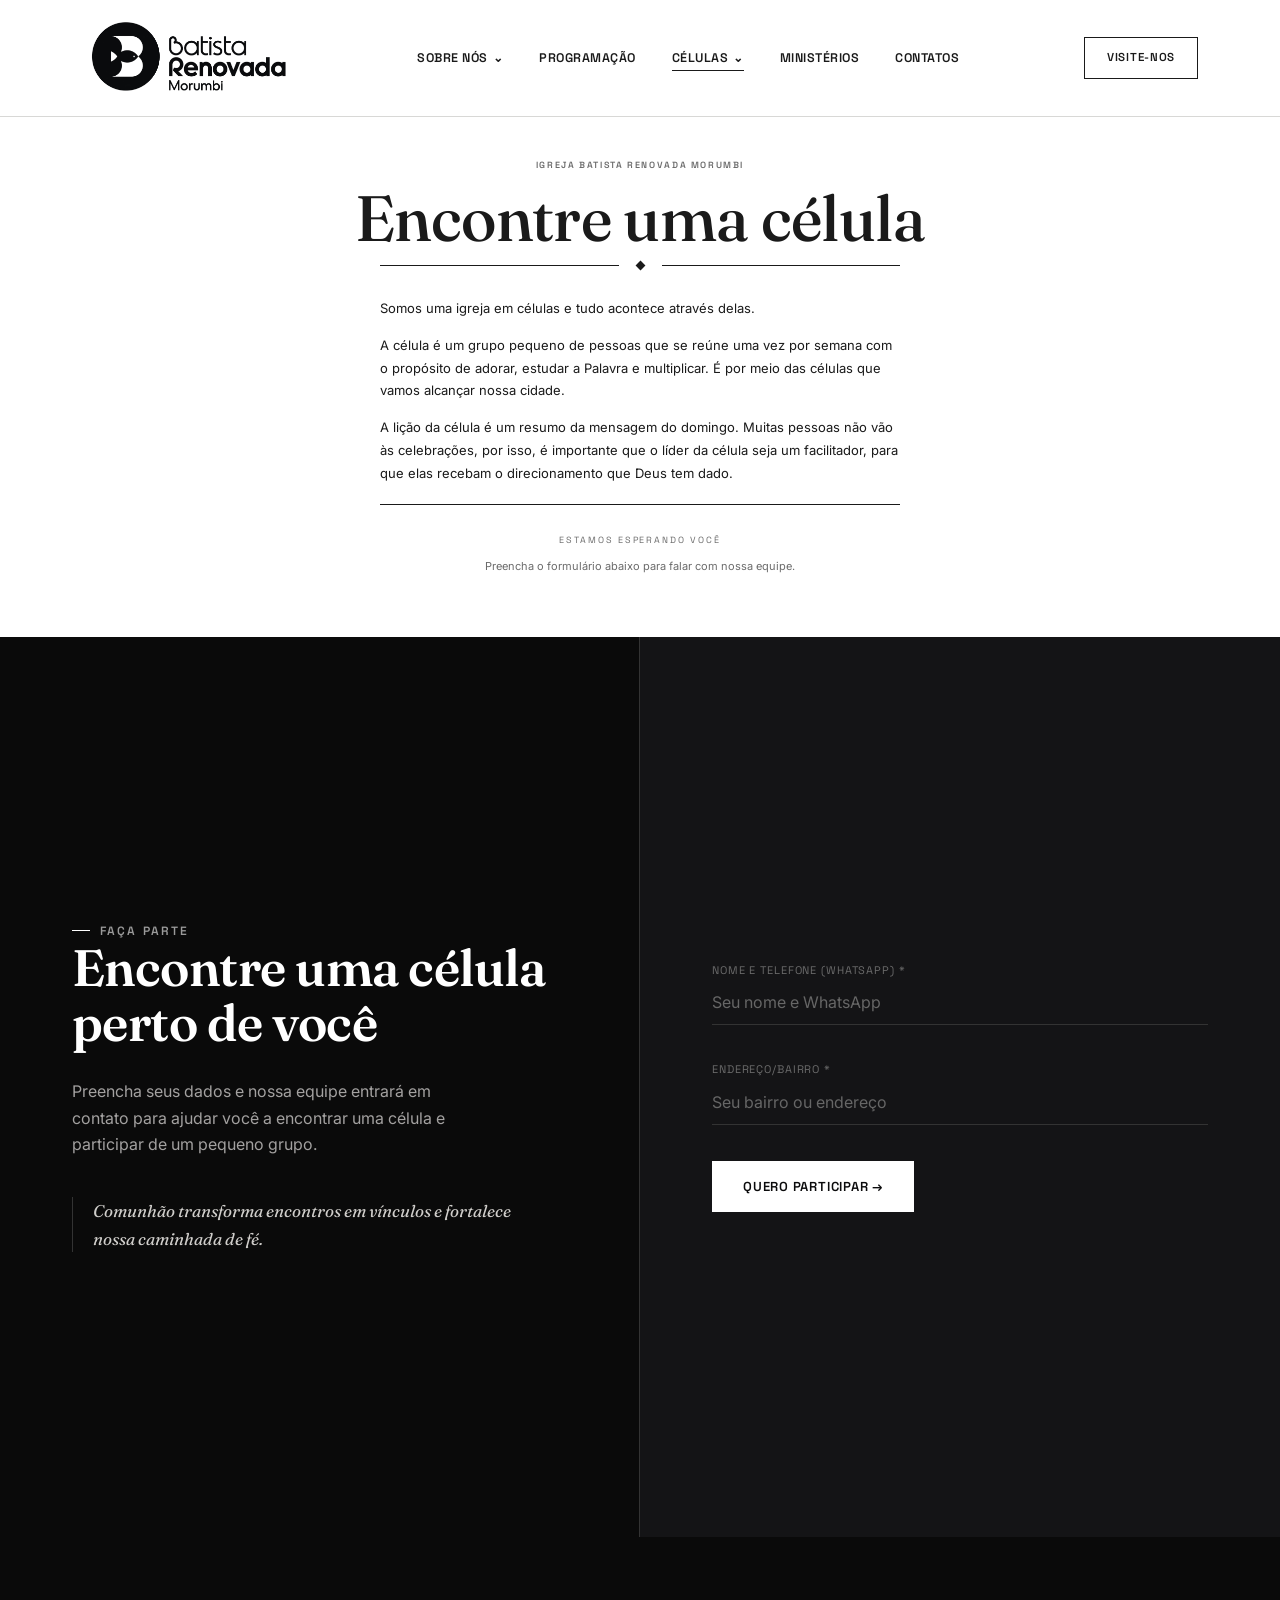
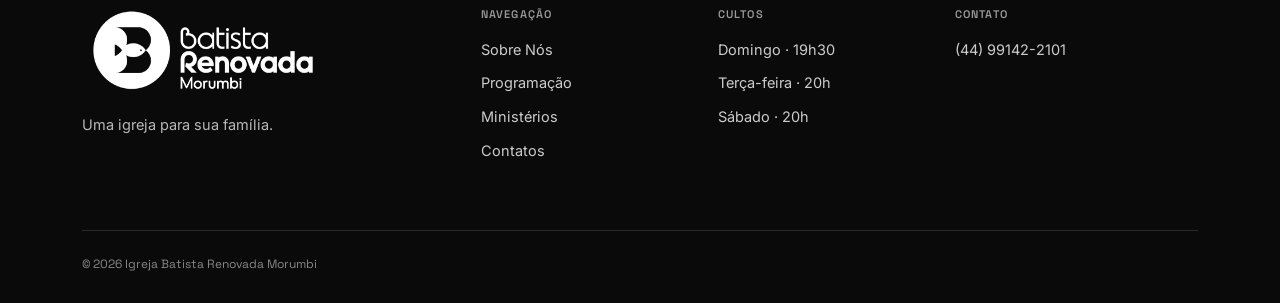
<file: celula.html>
<!DOCTYPE html>
<html lang="pt-BR"><head><meta charset="UTF-8"><meta name="viewport" content="width=device-width,initial-scale=1"><title>Encontre uma célula — Batista Renovada Morumbi</title><meta name="description" content="Encontre uma célula da Igreja Batista Renovada Morumbi perto de você."><link rel="icon" type="image/jpeg" href="assets/favicon.jpg"><link rel="preconnect" href="https://fonts.googleapis.com"><link rel="preconnect" href="https://fonts.gstatic.com" crossorigin><link href="https://fonts.googleapis.com/css2?family=Fraunces:ital,wght@0,400;0,600;1,400&family=Inter:wght@400;500;600&family=Space+Grotesk:wght@500;600&display=swap" rel="stylesheet"><link rel="stylesheet" href="style.css?v=20260811-subpages"></head>
<body class="inner-page"><header><nav class="nav"><a href="index.html" class="logo"><img src="assets/logo-batista-renovada-morumbi.png" alt="Batista Renovada Morumbi"></a><div class="navlinks"><div class="nav-dropdown"><a href="sobre.html">Sobre Nós <span>⌄</span></a><div class="nav-submenu"><a href="sobre.html">Sobre nós</a><a href="sobre.html#missao">Missão</a><a href="sobre.html#visao">Visão</a></div></div><a href="programacao.html">Programação</a><div class="nav-dropdown"><a class="active" href="celula.html">Células <span>⌄</span></a><div class="nav-submenu"><a href="celula.html">Encontre uma célula</a></div></div><a href="ministerios.html">Ministérios</a><a href="contatos.html">Contatos</a></div><div class="nav-cta"><a href="contatos.html" class="btn btn-outline">Visite-nos</a><button class="burger" type="button" aria-label="Abrir menu" aria-expanded="false"><span></span><span></span></button></div></nav></header>
<div class="mobile-overlay" aria-hidden="true"><a href="sobre.html">Sobre Nós</a><a href="programacao.html">Programação</a><a href="celula.html">Encontre uma célula</a><a href="ministerios.html">Ministérios</a><a href="contatos.html">Contatos</a></div>
<main><section class="cell-intro"><div class="wrap"><h1>Células</h1><div class="eyebrow">Igreja Batista Renovada Morumbi</div><h2>Encontre uma célula</h2><div class="title-divider"><span></span><i></i><span></span></div><div class="cell-copy"><p>Somos uma igreja em células e tudo acontece através delas.</p><p>A célula é um grupo pequeno de pessoas que se reúne uma vez por semana com o propósito de adorar, estudar a Palavra e multiplicar. É por meio das células que vamos alcançar nossa cidade.</p><p>A lição da célula é um resumo da mensagem do domingo. Muitas pessoas não vão às celebrações, por isso, é importante que o líder da célula seja um facilitador, para que elas recebam o direcionamento que Deus tem dado.</p></div><div class="cell-wait"><span>Estamos esperando você</span><p>Preencha o formulário abaixo para falar com nossa equipe.</p></div></div></section>
<section class="section-black"><div class="prayer-section"><div class="prayer-text"><div class="eyebrow">Faça parte</div><h2>Encontre uma célula<br>perto de você</h2><p>Preencha seus dados e nossa equipe entrará em contato para ajudar você a encontrar uma célula e participar de um pequeno grupo.</p><div class="prayer-quote">Comunhão transforma encontros em vínculos e fortalece nossa caminhada de fé.</div></div><div class="prayer-form"><form id="cells-form" action="https://docs.google.com/forms/d/e/1FAIpQLSeO8hPmji3dxAWE_GnB0dT6MgFErzdc9hiT0qZGAuZpbZx-kg/formResponse" method="POST" target="hidden_iframe_cells" novalidate><div class="field"><label for="cells-name-phone">Nome e Telefone (WhatsApp) *</label><input type="text" id="cells-name-phone" name="entry.297279511" placeholder="Seu nome e WhatsApp" required><div class="form-error" id="cells-error-name-phone">Preencha seu nome e WhatsApp</div></div><div class="field"><label for="cells-address">Endereço/bairro *</label><input type="text" id="cells-address" name="entry.1608497250" placeholder="Seu bairro ou endereço" required><div class="form-error" id="cells-error-address">Preencha seu endereço ou bairro</div></div><div class="form-submit"><button type="submit" class="btn btn-prayer">Quero participar →</button></div><p class="form-success" id="cells-success" role="status"></p></form></div></div></section><iframe name="hidden_iframe_cells" id="hidden_iframe_cells" class="hidden-iframe" title="Envio do formulário"></iframe></main>
<footer><div class="wrap"><div class="footer-top"><div class="footer-brand"><a href="index.html" class="logo"><img src="assets/logo-batista-renovada-morumbi.png" alt="Batista Renovada Morumbi"></a><p>Uma igreja para sua família.</p></div><div class="footer-col"><h4>Navegação</h4><a href="sobre.html">Sobre Nós</a><a href="programacao.html">Programação</a><a href="ministerios.html">Ministérios</a><a href="contatos.html">Contatos</a></div><div class="footer-col"><h4>Cultos</h4><p>Domingo · 19h30</p><p>Terça-feira · 20h</p><p>Sábado · 20h</p></div><div class="footer-col"><h4>Contato</h4><a href="tel:+5544991422101">(44) 99142-2101</a></div></div><div class="footer-bottom"><span>© 2026 Igreja Batista Renovada Morumbi</span></div></div></footer><script src="script.js?v=20260811-subpages"></script></body></html>
</file>
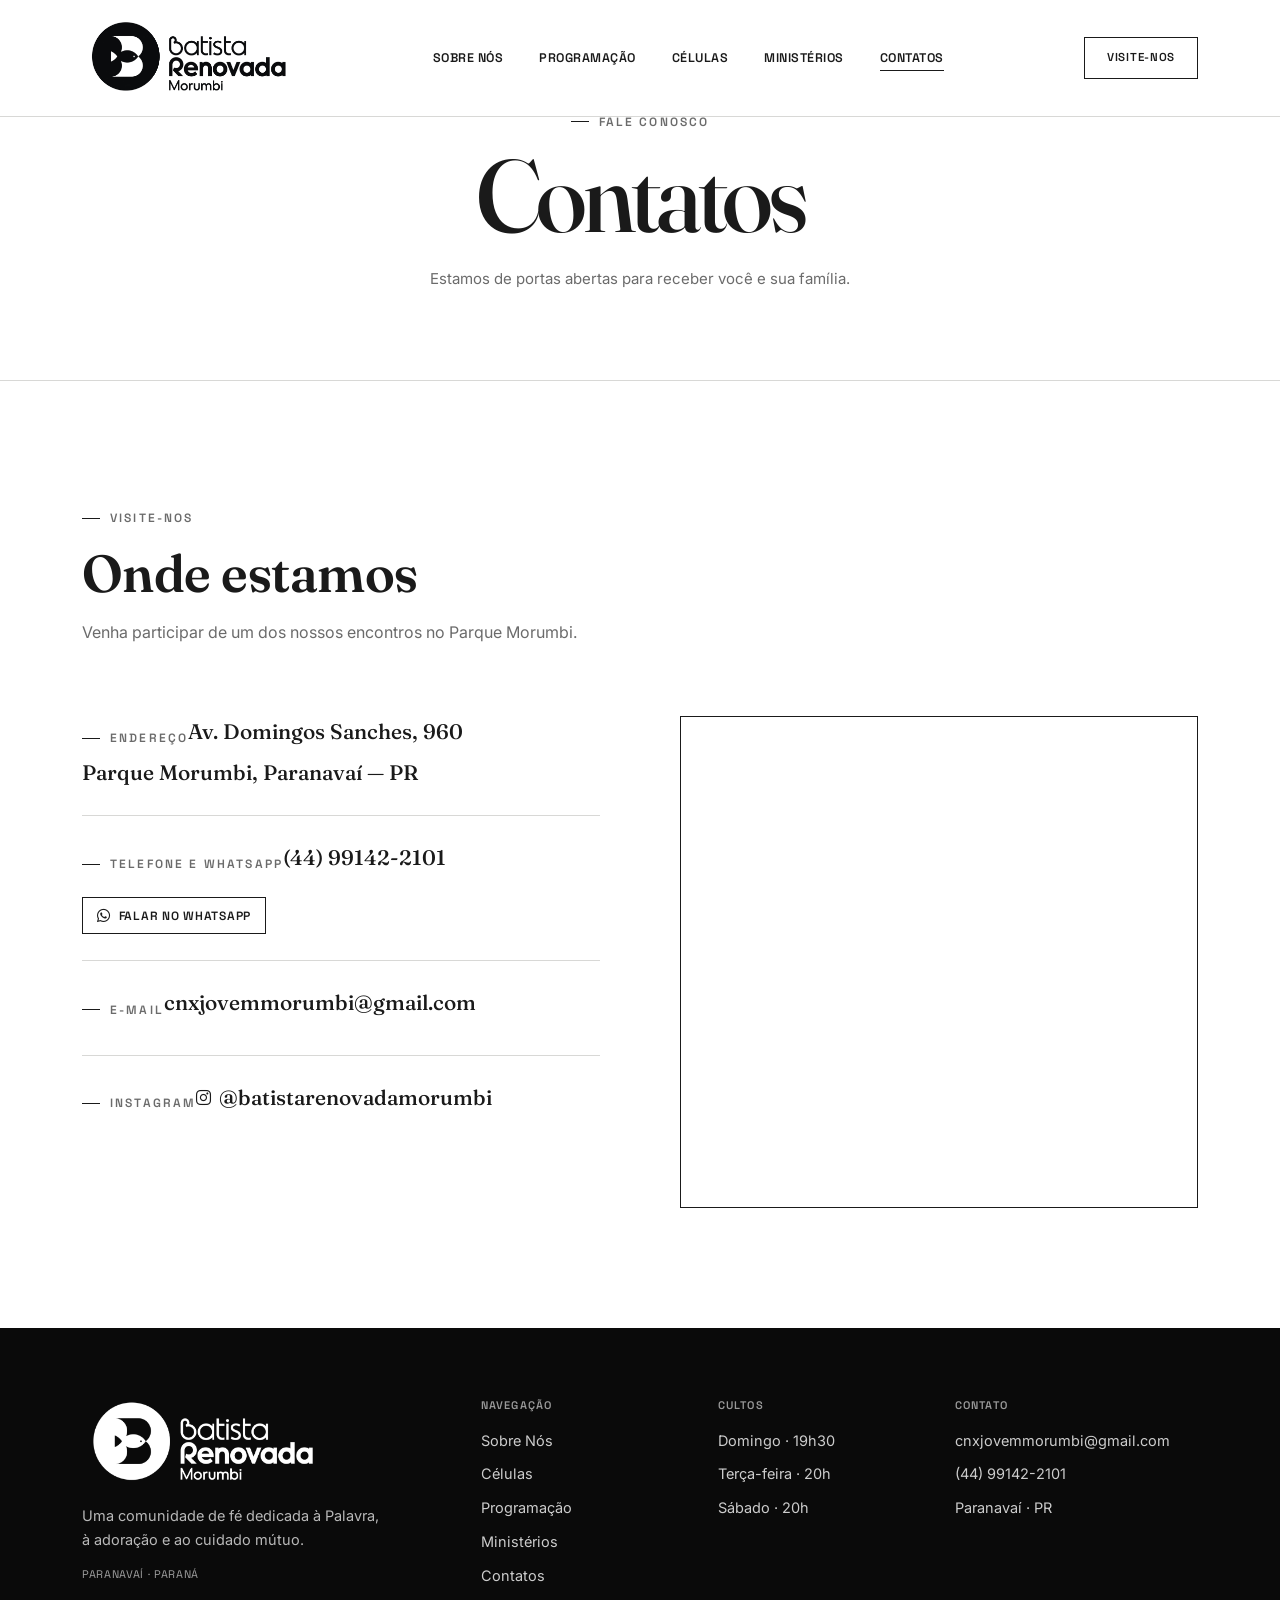
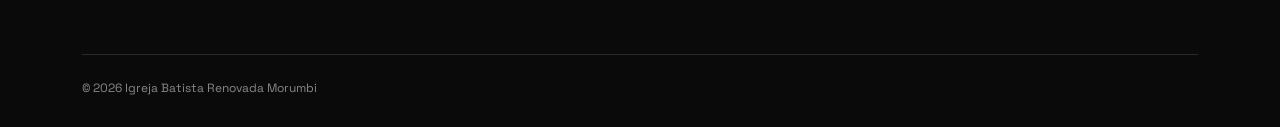
<file: contatos.html>
<!DOCTYPE html>
<html lang="pt-BR"><head><meta charset="UTF-8"><meta name="viewport" content="width=device-width, initial-scale=1.0"><title>Contatos — Batista Renovada Morumbi</title><meta name="description" content="Endereço e contatos da Igreja Batista Renovada Morumbi em Paranavaí."><link rel="icon" type="image/jpeg" href="assets/favicon.jpg"><link rel="preconnect" href="https://fonts.googleapis.com"><link rel="preconnect" href="https://fonts.gstatic.com" crossorigin><link href="https://fonts.googleapis.com/css2?family=Cormorant+Garamond:ital,wght@0,400;0,600;1,400&family=Inter:wght@300;400;500;600&display=swap" rel="stylesheet"><link rel="stylesheet" href="style.css?v=20260811-pages"><link rel="stylesheet" href="https://cdnjs.cloudflare.com/ajax/libs/font-awesome/6.5.2/css/all.min.css"></head>
<body class="inner-page"><header><nav class="nav"><a href="index.html" class="logo"><img src="assets/logo-batista-renovada-morumbi.png" alt="Batista Renovada Morumbi"></a><div class="navlinks"><a href="index.html#sobre">Sobre Nós</a><a href="programacao.html">Programação</a><a href="index.html#celulas">Células</a><a href="ministerios.html">Ministérios</a><a class="active" href="contatos.html">Contatos</a></div><div class="nav-cta"><a href="#localizacao" class="btn btn-outline">Visite-nos</a><button class="burger" type="button" aria-label="Abrir menu" aria-expanded="false"><span></span><span></span></button></div></nav></header>
<div class="mobile-overlay" aria-hidden="true"><a href="index.html#sobre">Sobre Nós</a><a href="programacao.html">Programação</a><a href="index.html#celulas">Células</a><a href="ministerios.html">Ministérios</a><a href="contatos.html">Contatos</a></div>
<main><section class="page-intro"><div class="wrap"><div class="eyebrow">Fale conosco</div><h1>Contatos</h1><p>Estamos de portas abertas para receber você e sua família.</p></div></section>
<section class="section page-content" id="localizacao"><div class="wrap"><div class="s-head"><div class="eyebrow">Visite-nos</div><h2>Onde estamos</h2><p>Venha participar de um dos nossos encontros no Parque Morumbi.</p></div><div class="contact-grid"><div class="contact-info"><div class="item"><div class="eyebrow">Endereço</div><a href="https://www.google.com/maps?cid=16696546213304526196" target="_blank" rel="noopener">Av. Domingos Sanches, 960<br>Parque Morumbi, Paranavaí — PR</a></div><div class="item"><div class="eyebrow">Telefone e WhatsApp</div><a href="tel:+5544991422101">(44) 99142-2101</a><a class="contact-whatsapp" href="https://wa.me/5544991422101" target="_blank" rel="noopener"><i class="fab fa-whatsapp"></i> Falar no WhatsApp</a></div><div class="item"><div class="eyebrow">E-mail</div><a href="mailto:cnxjovemmorumbi@gmail.com">cnxjovemmorumbi@gmail.com</a></div><div class="item"><div class="eyebrow">Instagram</div><a class="contact-social-link" href="https://www.instagram.com/batistarenovadamorumbi/" target="_blank" rel="noopener"><i class="fab fa-instagram"></i><span>@batistarenovadamorumbi</span></a></div></div><div class="map-frame"><iframe src="https://www.google.com/maps?cid=16696546213304526196&amp;output=embed" loading="lazy" referrerpolicy="no-referrer-when-downgrade" title="Localização da Igreja Batista Renovada Morumbi"></iframe></div></div></div></section></main>
<footer><div class="wrap"><div class="footer-top"><div class="footer-brand"><a href="index.html" class="logo"><img src="assets/logo-batista-renovada-morumbi.png" alt="Batista Renovada Morumbi"></a><p>Uma comunidade de fé dedicada à Palavra, à adoração e ao cuidado mútuo.</p><p class="footer-location">Paranavaí · Paraná</p></div><div class="footer-col"><h4>Navegação</h4><a href="index.html#sobre">Sobre Nós</a><a href="index.html#celulas">Células</a><a href="programacao.html">Programação</a><a href="ministerios.html">Ministérios</a><a href="contatos.html">Contatos</a></div><div class="footer-col"><h4>Cultos</h4><p>Domingo · 19h30</p><p>Terça-feira · 20h</p><p>Sábado · 20h</p></div><div class="footer-col"><h4>Contato</h4><a href="mailto:cnxjovemmorumbi@gmail.com">cnxjovemmorumbi@gmail.com</a><a href="tel:+5544991422101">(44) 99142-2101</a><p>Paranavaí · PR</p></div></div><div class="footer-bottom"><span>© 2026 Igreja Batista Renovada Morumbi</span></div></div></footer><script src="script.js?v=20260811-pages"></script></body></html>
</file>
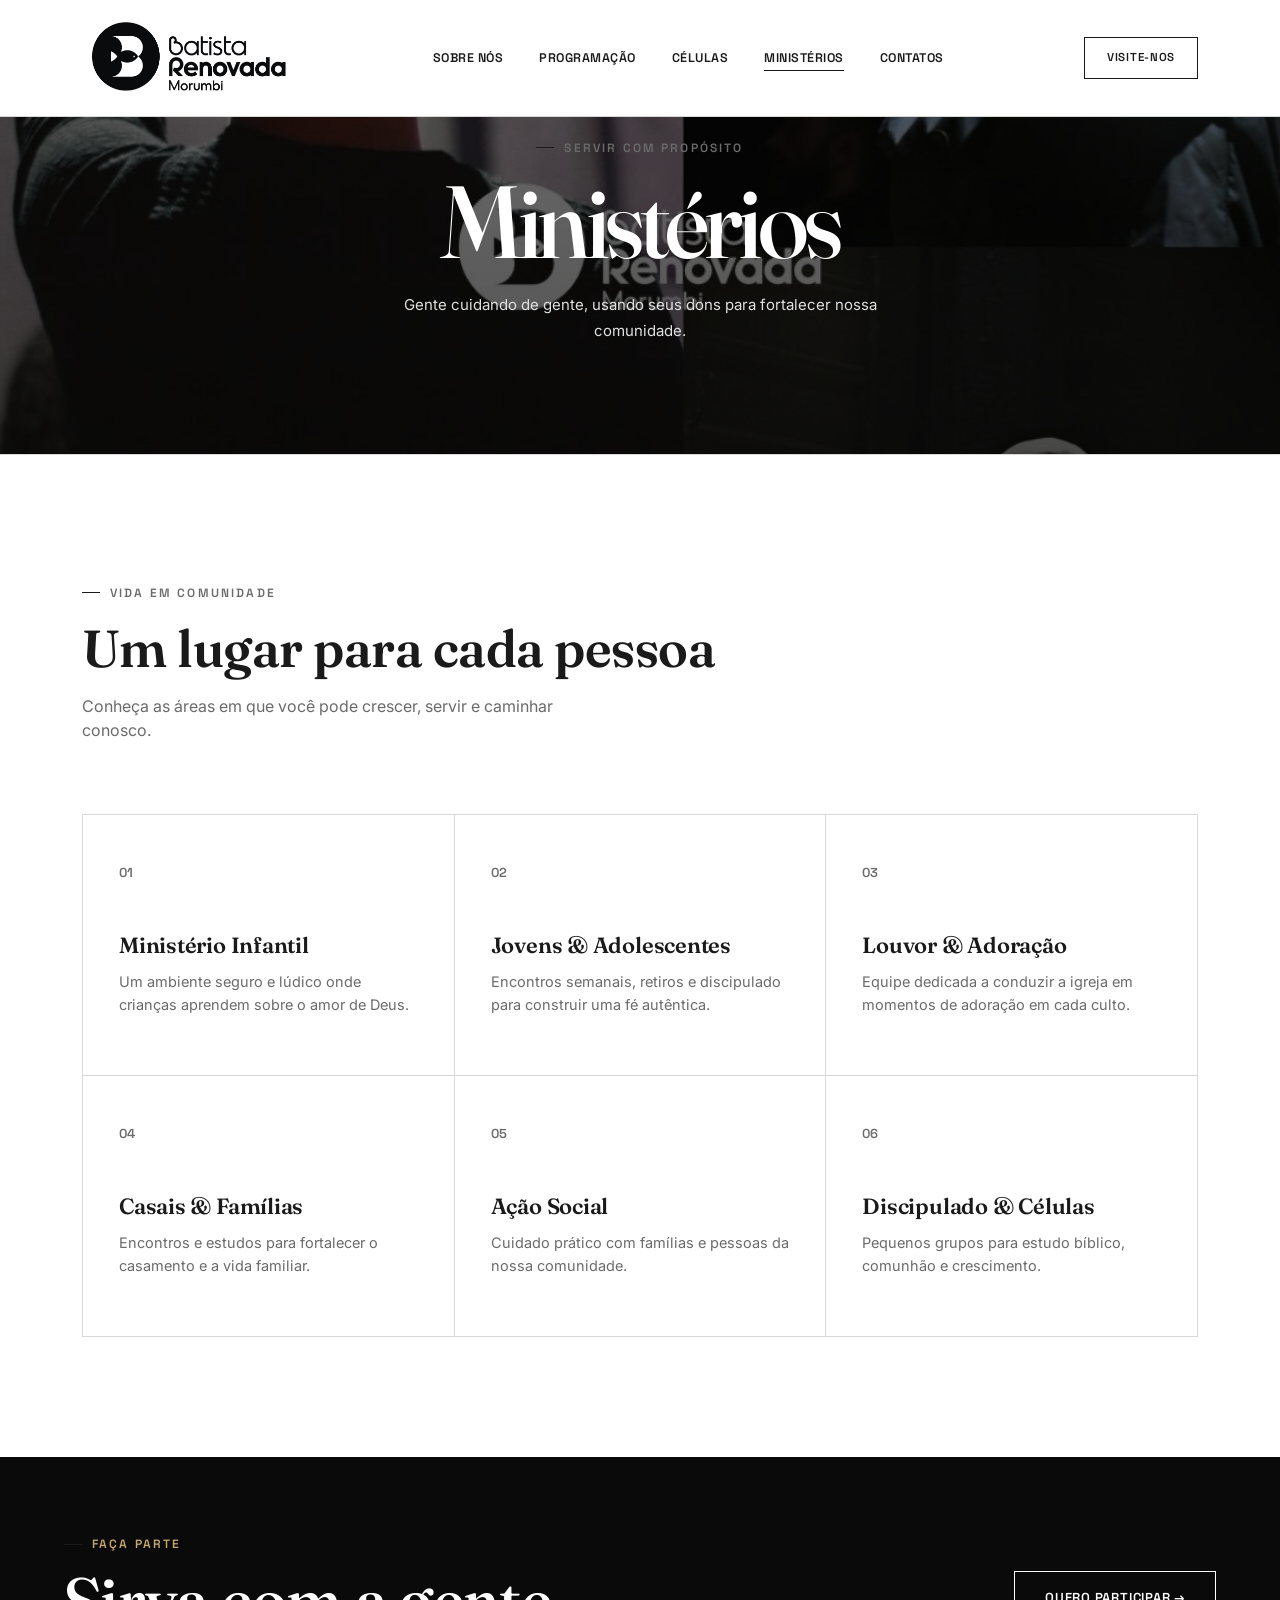
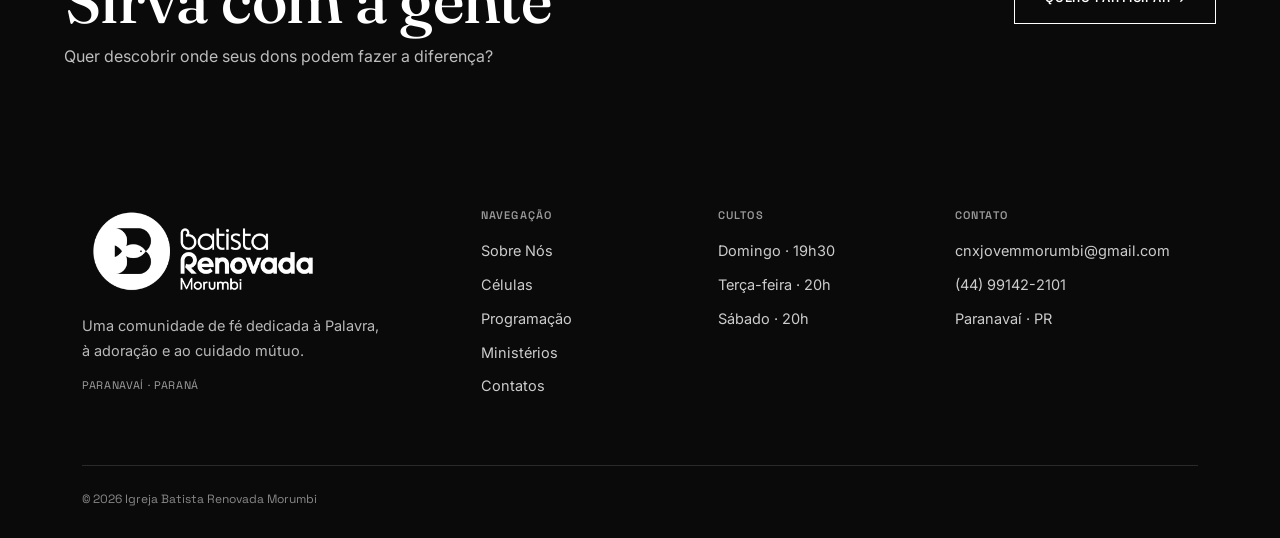
<file: ministerios.html>
<!DOCTYPE html>
<html lang="pt-BR"><head><meta charset="UTF-8"><meta name="viewport" content="width=device-width, initial-scale=1.0"><title>Ministérios — Batista Renovada Morumbi</title><meta name="description" content="Conheça os ministérios da Igreja Batista Renovada Morumbi."><link rel="icon" type="image/jpeg" href="assets/favicon.jpg"><link rel="preconnect" href="https://fonts.googleapis.com"><link rel="preconnect" href="https://fonts.gstatic.com" crossorigin><link href="https://fonts.googleapis.com/css2?family=Cormorant+Garamond:ital,wght@0,400;0,600;1,400&family=Inter:wght@300;400;500;600&display=swap" rel="stylesheet"><link rel="stylesheet" href="style.css?v=20260811-pages"><link rel="stylesheet" href="https://cdnjs.cloudflare.com/ajax/libs/font-awesome/6.5.2/css/all.min.css"></head>
<body class="inner-page"><header><nav class="nav"><a href="index.html" class="logo"><img src="assets/logo-batista-renovada-morumbi.png" alt="Batista Renovada Morumbi"></a><div class="navlinks"><a href="index.html#sobre">Sobre Nós</a><a href="programacao.html">Programação</a><a href="index.html#celulas">Células</a><a class="active" href="ministerios.html">Ministérios</a><a href="contatos.html">Contatos</a></div><div class="nav-cta"><a href="contatos.html" class="btn btn-outline">Visite-nos</a><button class="burger" type="button" aria-label="Abrir menu" aria-expanded="false"><span></span><span></span></button></div></nav></header>
<div class="mobile-overlay" aria-hidden="true"><a href="index.html#sobre">Sobre Nós</a><a href="programacao.html">Programação</a><a href="index.html#celulas">Células</a><a href="ministerios.html">Ministérios</a><a href="contatos.html">Contatos</a></div>
<main><section class="page-intro ministry-intro"><div class="wrap"><div class="eyebrow">Servir com propósito</div><h1>Ministérios</h1><p>Gente cuidando de gente, usando seus dons para fortalecer nossa comunidade.</p></div></section>
<section class="section page-content"><div class="wrap"><div class="s-head"><div class="eyebrow">Vida em comunidade</div><h2>Um lugar para cada pessoa</h2><p>Conheça as áreas em que você pode crescer, servir e caminhar conosco.</p></div><div class="min-grid page-min-grid">
<article class="min-card"><span class="min-num">01</span><h3>Ministério Infantil</h3><p>Um ambiente seguro e lúdico onde crianças aprendem sobre o amor de Deus.</p></article><article class="min-card"><span class="min-num">02</span><h3>Jovens &amp; Adolescentes</h3><p>Encontros semanais, retiros e discipulado para construir uma fé autêntica.</p></article><article class="min-card"><span class="min-num">03</span><h3>Louvor &amp; Adoração</h3><p>Equipe dedicada a conduzir a igreja em momentos de adoração em cada culto.</p></article><article class="min-card"><span class="min-num">04</span><h3>Casais &amp; Famílias</h3><p>Encontros e estudos para fortalecer o casamento e a vida familiar.</p></article><article class="min-card"><span class="min-num">05</span><h3>Ação Social</h3><p>Cuidado prático com famílias e pessoas da nossa comunidade.</p></article><article class="min-card"><span class="min-num">06</span><h3>Discipulado &amp; Células</h3><p>Pequenos grupos para estudo bíblico, comunhão e crescimento.</p></article>
</div></div></section><section class="page-cta"><div><div class="eyebrow">Faça parte</div><h2>Sirva com a gente</h2><p>Quer descobrir onde seus dons podem fazer a diferença?</p></div><a class="btn btn-light" href="https://wa.me/5544991422101" target="_blank" rel="noopener">Quero participar →</a></section></main>
<footer><div class="wrap"><div class="footer-top"><div class="footer-brand"><a href="index.html" class="logo"><img src="assets/logo-batista-renovada-morumbi.png" alt="Batista Renovada Morumbi"></a><p>Uma comunidade de fé dedicada à Palavra, à adoração e ao cuidado mútuo.</p><p class="footer-location">Paranavaí · Paraná</p></div><div class="footer-col"><h4>Navegação</h4><a href="index.html#sobre">Sobre Nós</a><a href="index.html#celulas">Células</a><a href="programacao.html">Programação</a><a href="ministerios.html">Ministérios</a><a href="contatos.html">Contatos</a></div><div class="footer-col"><h4>Cultos</h4><p>Domingo · 19h30</p><p>Terça-feira · 20h</p><p>Sábado · 20h</p></div><div class="footer-col"><h4>Contato</h4><a href="mailto:cnxjovemmorumbi@gmail.com">cnxjovemmorumbi@gmail.com</a><a href="tel:+5544991422101">(44) 99142-2101</a><p>Paranavaí · PR</p></div></div><div class="footer-bottom"><span>© 2026 Igreja Batista Renovada Morumbi</span></div></div></footer><script src="script.js?v=20260811-pages"></script></body></html>
</file>
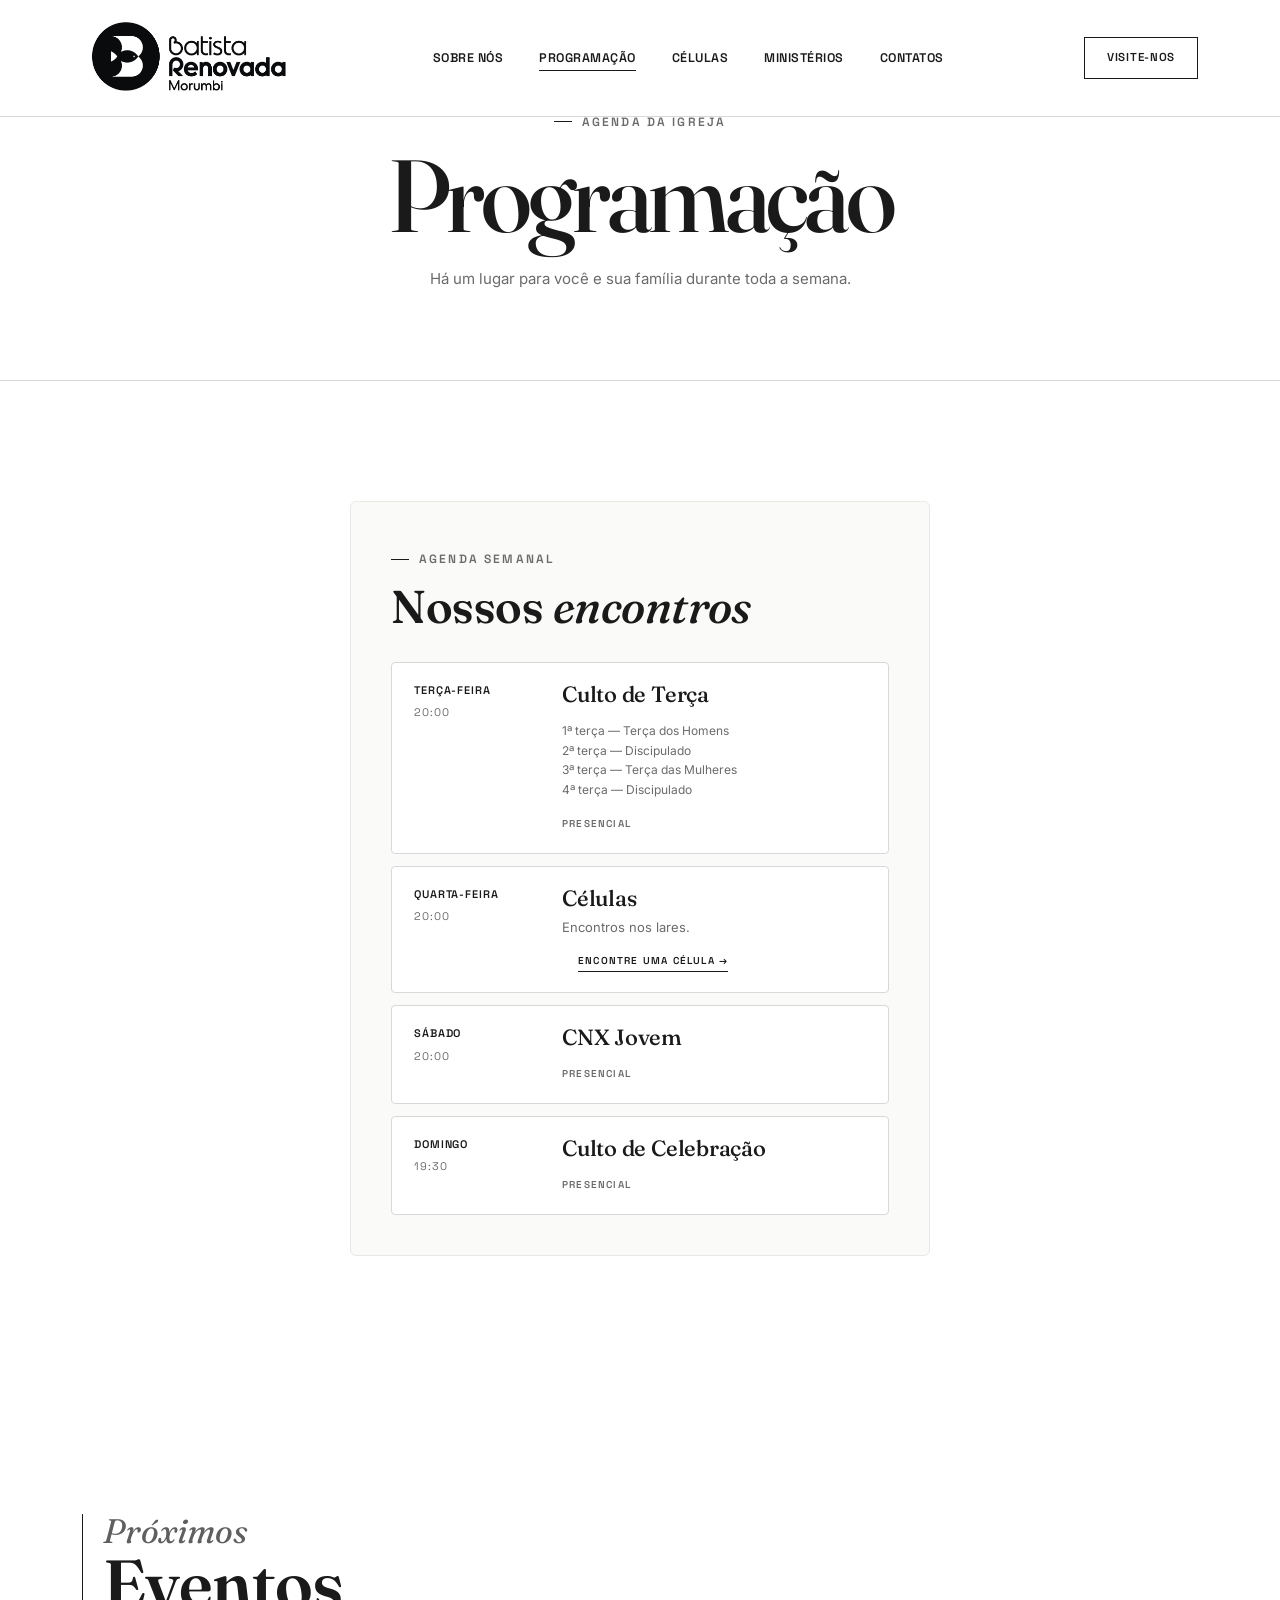
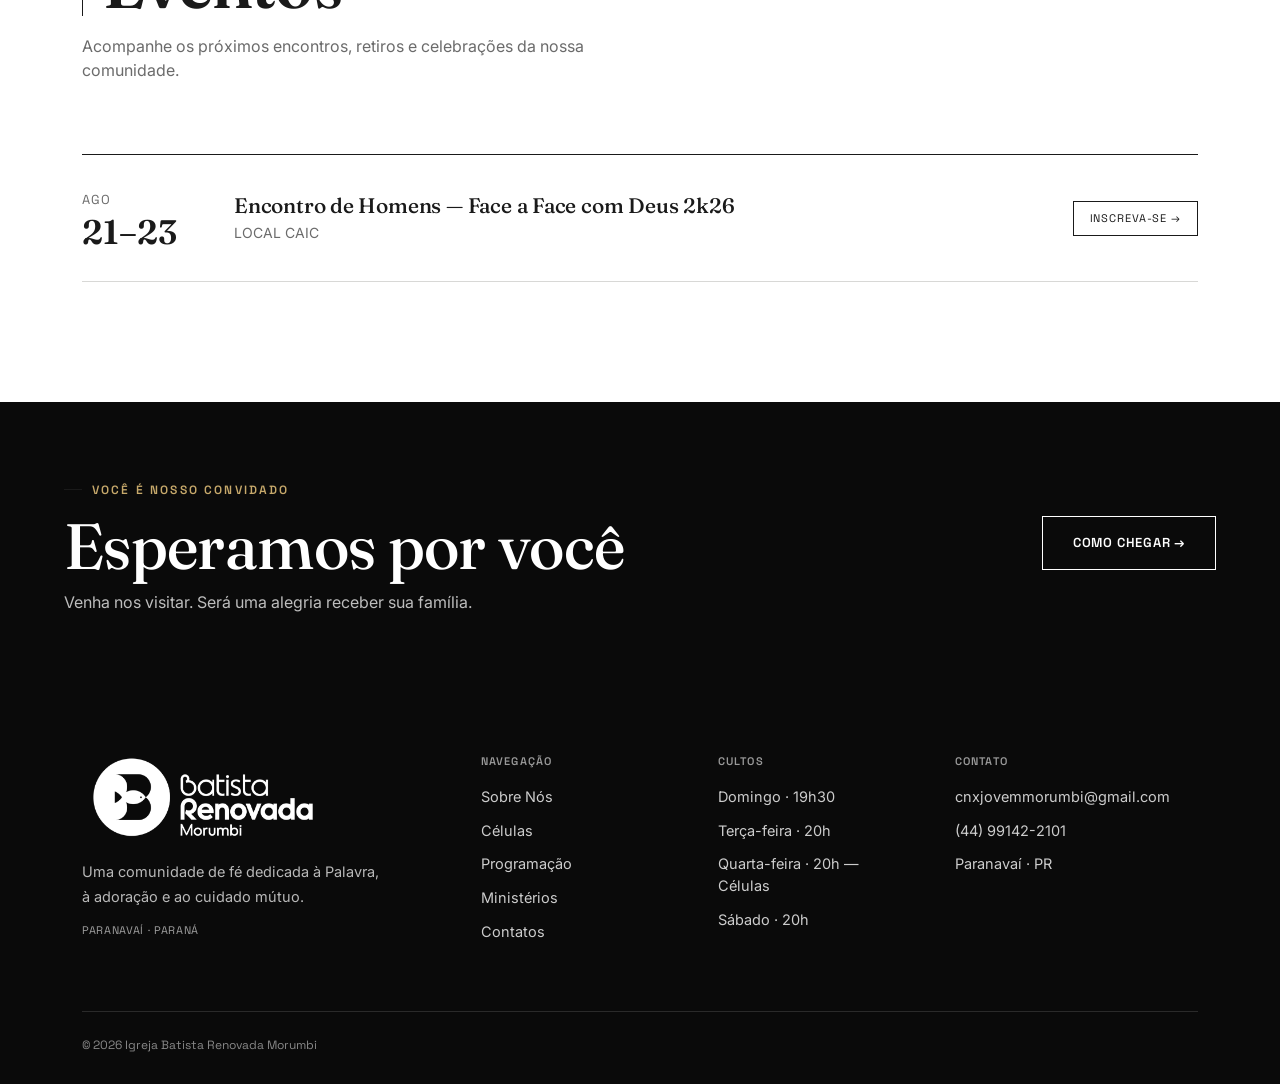
<file: programacao.html>
<!DOCTYPE html>
<html lang="pt-BR">
<head>
  <meta charset="UTF-8"><meta name="viewport" content="width=device-width, initial-scale=1.0">
  <title>Programação — Batista Renovada Morumbi</title>
  <meta name="description" content="Confira a programação semanal da Igreja Batista Renovada Morumbi.">
  <link rel="icon" type="image/jpeg" href="assets/favicon.jpg"><link rel="preconnect" href="https://fonts.googleapis.com"><link rel="preconnect" href="https://fonts.gstatic.com" crossorigin>
  <link href="https://fonts.googleapis.com/css2?family=Cormorant+Garamond:ital,wght@0,400;0,600;1,400&family=Inter:wght@300;400;500;600&display=swap" rel="stylesheet">
  <link rel="stylesheet" href="style.css?v=20260811-pages"><link rel="stylesheet" href="https://cdnjs.cloudflare.com/ajax/libs/font-awesome/6.5.2/css/all.min.css">
</head>
<body class="inner-page">
<header><nav class="nav"><a href="index.html" class="logo"><img src="assets/logo-batista-renovada-morumbi.png" alt="Batista Renovada Morumbi"></a><div class="navlinks"><a href="index.html#sobre">Sobre Nós</a><a class="active" href="programacao.html">Programação</a><a href="index.html#celulas">Células</a><a href="ministerios.html">Ministérios</a><a href="contatos.html">Contatos</a></div><div class="nav-cta"><a href="contatos.html" class="btn btn-outline">Visite-nos</a><button class="burger" type="button" aria-label="Abrir menu" aria-expanded="false"><span></span><span></span></button></div></nav></header>
<div class="mobile-overlay" aria-hidden="true"><a href="index.html#sobre">Sobre Nós</a><a href="programacao.html">Programação</a><a href="index.html#celulas">Células</a><a href="ministerios.html">Ministérios</a><a href="contatos.html">Contatos</a></div>
<main>
  <section class="page-intro"><div class="wrap"><div class="eyebrow">Agenda da igreja</div><h1>Programação</h1><p>Há um lugar para você e sua família durante toda a semana.</p></div></section>
  <section class="section page-content"><div class="wrap"><div class="schedule-program page-schedule"><div class="eyebrow">Agenda semanal</div><h2>Nossos <em>encontros</em></h2><div class="schedule-list">
    <div class="schedule-item"><div class="schedule-slot"><div class="schedule-day">Terça-feira</div><div class="schedule-time">20:00</div></div><div class="schedule-details"><h3>Culto de Terça</h3><div class="schedule-notes"><p>1ª terça — Terça dos Homens</p><p>2ª terça — Discipulado</p><p>3ª terça — Terça das Mulheres</p><p>4ª terça — Discipulado</p></div><span class="schedule-tag">Presencial</span></div></div>
    <div class="schedule-item"><div class="schedule-slot"><div class="schedule-day">Quarta-feira</div><div class="schedule-time">20:00</div></div><div class="schedule-details"><h3>Células</h3><p class="schedule-description">Encontros nos lares.</p><a href="index.html#formulario-celulas" class="schedule-link">Encontre uma célula →</a></div></div>
    <div class="schedule-item"><div class="schedule-slot"><div class="schedule-day">Sábado</div><div class="schedule-time">20:00</div></div><div class="schedule-details"><h3>CNX Jovem</h3><span class="schedule-tag">Presencial</span></div></div>
    <div class="schedule-item"><div class="schedule-slot"><div class="schedule-day">Domingo</div><div class="schedule-time">19:30</div></div><div class="schedule-details"><h3>Culto de Celebração</h3><span class="schedule-tag">Presencial</span></div></div>
  </div></div></div></section>
  <section class="section section-bone events-page-section"><div class="wrap"><div class="s-head"><h2 class="events-title"><span class="events-title__lead">Próximos</span><span class="events-title__main">Eventos</span></h2><p>Acompanhe os próximos encontros, retiros e celebrações da nossa comunidade.</p></div><div class="events-list"><div class="event-row"><div class="event-date"><span class="d">AGO</span><span class="num">21–23</span></div><div class="event-info"><h3>Encontro de Homens — Face a Face com Deus 2k26</h3><p>LOCAL CAIC</p></div><a class="event-tag" href="https://s0hv0asb.forms.app/facehomens" target="_blank" rel="noopener">Inscreva-se →</a></div></div></div></section>
  <section class="page-cta"><div><div class="eyebrow">Você é nosso convidado</div><h2>Esperamos por você</h2><p>Venha nos visitar. Será uma alegria receber sua família.</p></div><a class="btn btn-light" href="contatos.html">Como chegar →</a></section>
</main>
<footer><div class="wrap"><div class="footer-top"><div class="footer-brand"><a href="index.html" class="logo"><img src="assets/logo-batista-renovada-morumbi.png" alt="Batista Renovada Morumbi"></a><p>Uma comunidade de fé dedicada à Palavra, à adoração e ao cuidado mútuo.</p><p class="footer-location">Paranavaí · Paraná</p></div><div class="footer-col"><h4>Navegação</h4><a href="index.html#sobre">Sobre Nós</a><a href="index.html#celulas">Células</a><a href="programacao.html">Programação</a><a href="ministerios.html">Ministérios</a><a href="contatos.html">Contatos</a></div><div class="footer-col"><h4>Cultos</h4><p>Domingo · 19h30</p><p>Terça-feira · 20h</p><p>Quarta-feira · 20h — Células</p><p>Sábado · 20h</p></div><div class="footer-col"><h4>Contato</h4><a href="mailto:cnxjovemmorumbi@gmail.com">cnxjovemmorumbi@gmail.com</a><a href="tel:+5544991422101">(44) 99142-2101</a><p>Paranavaí · PR</p></div></div><div class="footer-bottom"><span>© 2026 Igreja Batista Renovada Morumbi</span></div></div></footer>
<script src="script.js?v=20260811-pages"></script>
</body></html>
</file>
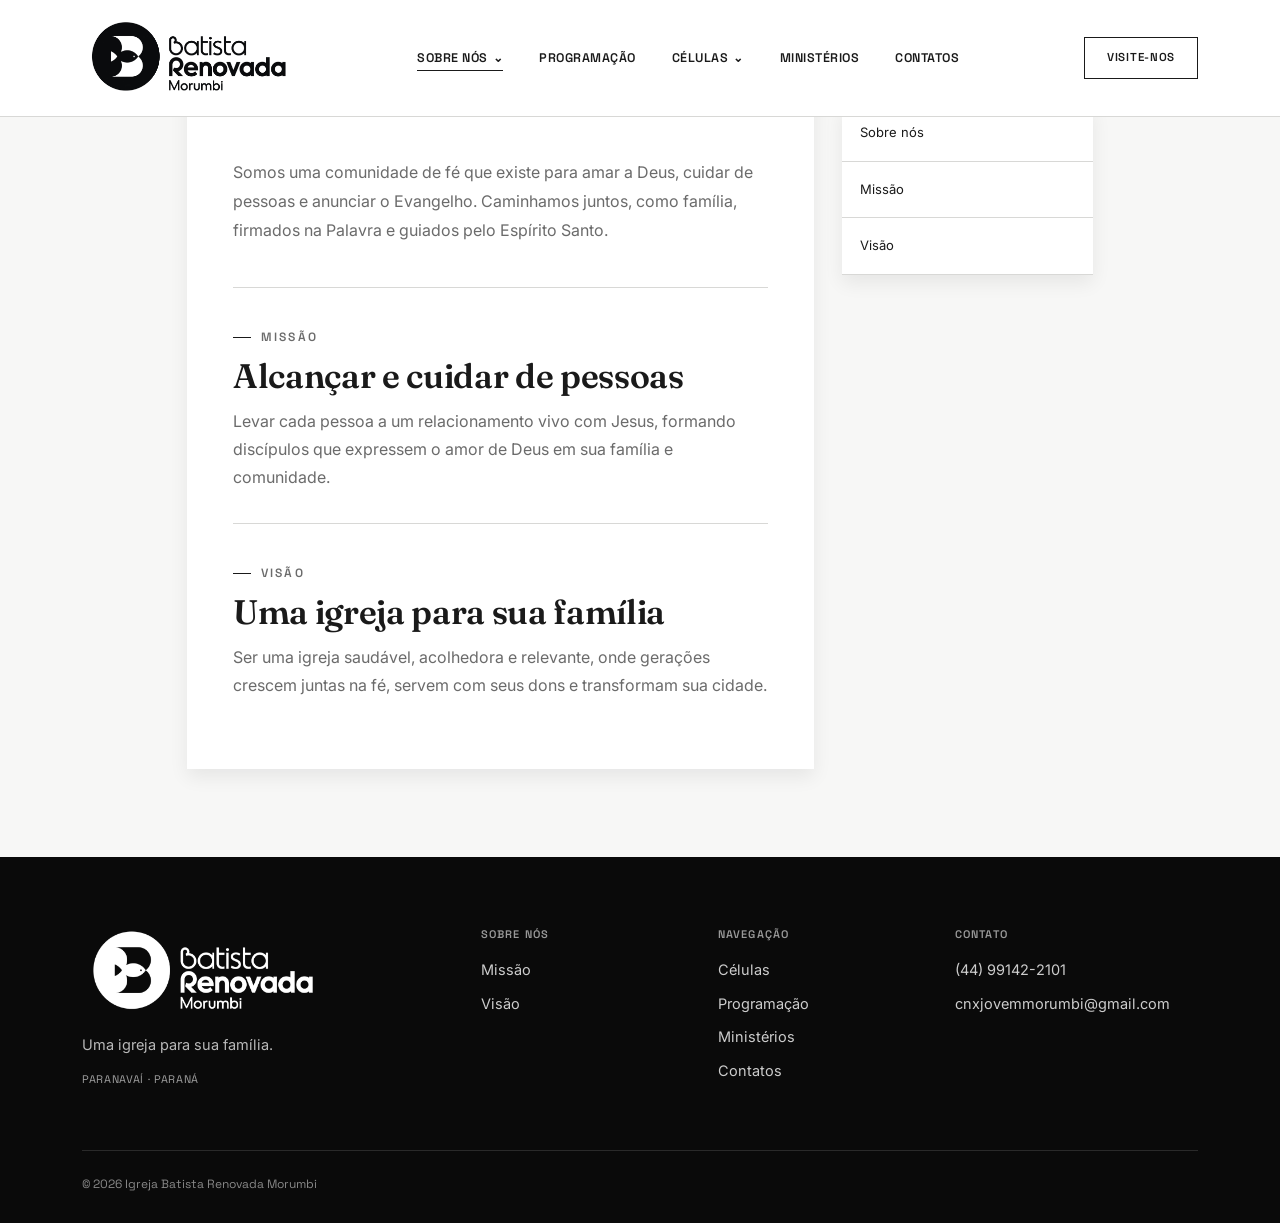
<file: sobre.html>
<!DOCTYPE html>
<html lang="pt-BR"><head><meta charset="UTF-8"><meta name="viewport" content="width=device-width,initial-scale=1"><title>Sobre Nós — Batista Renovada Morumbi</title><meta name="description" content="Conheça a missão e a visão da Igreja Batista Renovada Morumbi."><link rel="icon" type="image/jpeg" href="assets/favicon.jpg"><link rel="preconnect" href="https://fonts.googleapis.com"><link rel="preconnect" href="https://fonts.gstatic.com" crossorigin><link href="https://fonts.googleapis.com/css2?family=Fraunces:ital,wght@0,400;0,600;1,400&family=Inter:wght@400;500;600&family=Space+Grotesk:wght@500;600&display=swap" rel="stylesheet"><link rel="stylesheet" href="style.css?v=20260811-subpages"></head>
<body class="inner-page"><header><nav class="nav"><a href="index.html" class="logo"><img src="assets/logo-batista-renovada-morumbi.png" alt="Batista Renovada Morumbi"></a><div class="navlinks"><div class="nav-dropdown"><a class="active" href="sobre.html">Sobre Nós <span>⌄</span></a><div class="nav-submenu"><a href="sobre.html">Sobre nós</a><a href="#missao">Missão</a><a href="#visao">Visão</a></div></div><a href="programacao.html">Programação</a><div class="nav-dropdown"><a href="celula.html">Células <span>⌄</span></a><div class="nav-submenu"><a href="celula.html">Encontre uma célula</a></div></div><a href="ministerios.html">Ministérios</a><a href="contatos.html">Contatos</a></div><div class="nav-cta"><a href="contatos.html" class="btn btn-outline">Visite-nos</a><button class="burger" type="button" aria-label="Abrir menu" aria-expanded="false"><span></span><span></span></button></div></nav></header>
<div class="mobile-overlay" aria-hidden="true"><a href="sobre.html">Sobre Nós</a><a href="sobre.html#missao">Missão</a><a href="sobre.html#visao">Visão</a><a href="programacao.html">Programação</a><a href="celula.html">Encontre uma célula</a><a href="ministerios.html">Ministérios</a><a href="contatos.html">Contatos</a></div>
<main><section class="about-page-layout"><div class="about-panel"><h1>Sobre nós</h1><p>Somos uma comunidade de fé que existe para amar a Deus, cuidar de pessoas e anunciar o Evangelho. Caminhamos juntos, como família, firmados na Palavra e guiados pelo Espírito Santo.</p><div class="about-values"><article id="missao"><div class="eyebrow">Missão</div><h2>Alcançar e cuidar de pessoas</h2><p>Levar cada pessoa a um relacionamento vivo com Jesus, formando discípulos que expressem o amor de Deus em sua família e comunidade.</p></article><article id="visao"><div class="eyebrow">Visão</div><h2>Uma igreja para sua família</h2><p>Ser uma igreja saudável, acolhedora e relevante, onde gerações crescem juntas na fé, servem com seus dons e transformam sua cidade.</p></article></div></div><aside class="about-side-nav"><a href="#top">Sobre nós</a><a href="#missao">Missão</a><a href="#visao">Visão</a></aside></section></main>
<footer><div class="wrap"><div class="footer-top"><div class="footer-brand"><a href="index.html" class="logo"><img src="assets/logo-batista-renovada-morumbi.png" alt="Batista Renovada Morumbi"></a><p>Uma igreja para sua família.</p><p class="footer-location">Paranavaí · Paraná</p></div><div class="footer-col"><h4>Sobre nós</h4><a href="#missao">Missão</a><a href="#visao">Visão</a></div><div class="footer-col"><h4>Navegação</h4><a href="celula.html">Células</a><a href="programacao.html">Programação</a><a href="ministerios.html">Ministérios</a><a href="contatos.html">Contatos</a></div><div class="footer-col"><h4>Contato</h4><a href="tel:+5544991422101">(44) 99142-2101</a><a href="mailto:cnxjovemmorumbi@gmail.com">cnxjovemmorumbi@gmail.com</a></div></div><div class="footer-bottom"><span>© 2026 Igreja Batista Renovada Morumbi</span></div></div></footer><script src="script.js?v=20260811-subpages"></script></body></html>
</file>
<file: style.css>
@import url("https://fonts.googleapis.com/css2?family=Fraunces:ital,opsz,wght@0,9..144,300;0,9..144,400;0,9..144,500;0,9..144,600;0,9..144,700;1,9..144,400;1,9..144,500&family=Inter:wght@400;500;600&family=Space+Grotesk:wght@500;600&display=swap");

:root{
  --black:#0a0a0a;
  --ink:#1a1a1a;
  --white:#ffffff;
  --bone:#ffffff;
  --grey:#6b6b6b;
  --line:#d8d8d6;
  --line-dark:#333333;
  --display: 'Fraunces', serif;
  --body: 'Inter', sans-serif;
  --mono: 'Space Grotesk', sans-serif;
}

/* Páginas internas */
.nav-dropdown{position:relative;padding:22px 0;margin:-22px 0}
.nav-dropdown>a{display:flex;align-items:center;gap:5px}
.nav-dropdown>a span{font-size:12px}
.nav-submenu{position:absolute;z-index:20;left:-16px;top:62px;width:190px;background:#fff;border:1px solid var(--line);box-shadow:0 10px 22px rgba(0,0,0,.08);opacity:0;visibility:hidden;transform:translateY(-6px);transition:.2s ease}
.nav-submenu a{display:block;padding:15px 16px;border-bottom:1px solid var(--line);font-family:var(--body);font-size:12px;font-weight:400;text-transform:none;letter-spacing:0}
.nav-submenu a:last-child{border-bottom:0}.nav-submenu a::after{display:none}.nav-submenu a:hover{background:#f5f5f3}
.nav-dropdown:hover .nav-submenu,.nav-dropdown:focus-within .nav-submenu{opacity:1;visibility:visible;transform:none}
.about-page-layout{max-width:970px;min-height:685px;margin:0 auto;padding:52px 32px 88px;display:grid;grid-template-columns:minmax(0,2.5fr) minmax(190px,1fr);gap:28px;align-items:start;background:#f7f7f6}
.about-panel{background:#fff;padding:38px 46px;box-shadow:0 8px 18px rgba(0,0,0,.07)}
.about-panel>h1{font-family:var(--body);font-size:28px;font-weight:400;margin-bottom:38px}
.about-panel>p{color:var(--grey);line-height:1.8}
.about-values{margin-top:42px}.about-values article{padding:32px 0;border-top:1px solid var(--line);scroll-margin-top:110px}.about-values h2{font-size:34px;margin:12px 0}.about-values p{color:var(--grey);line-height:1.75}
.about-side-nav{background:#fff;box-shadow:0 8px 18px rgba(0,0,0,.07);position:sticky;top:105px}.about-side-nav a{display:block;padding:18px;border-bottom:1px solid var(--line);font-size:13px}.about-side-nav a:hover{background:#f3f3f1}
.cell-intro{padding:54px 0 62px;text-align:center;background:#fff}.cell-intro h1{font-family:var(--body);font-size:30px;margin-bottom:64px}.cell-intro>.wrap>.eyebrow{font-size:9px;margin-bottom:10px}.cell-intro>.wrap>.eyebrow::before{display:none}.cell-intro h2{font-size:clamp(44px,5vw,64px);font-weight:500}.title-divider{display:flex;align-items:center;justify-content:center;gap:18px;margin:10px auto 28px;max-width:520px}.title-divider span{height:1px;flex:1;background:var(--ink)}.title-divider i{width:7px;height:7px;background:var(--ink);transform:rotate(45deg)}
.cell-copy{max-width:520px;margin:0 auto;text-align:left;font-size:13px;line-height:1.75}.cell-copy p{margin-bottom:14px}.cell-wait{max-width:520px;margin:20px auto 0;padding-top:20px;border-top:1px solid var(--ink)}.cell-wait span{font-family:var(--mono);font-size:9px;text-transform:uppercase;letter-spacing:.22em;color:var(--grey)}.cell-wait p{font-size:11px;color:var(--grey);margin-top:9px}.events-page-section{padding-top:100px}.events-page-section .events-title{max-width:640px}
.inner-page{background:#f7f7f6;color:var(--ink)}
.inner-page header{background:#fff}
.inner-page .navlinks a.active::after{transform:scaleX(1);transform-origin:left}
.page-intro{padding:104px 0 88px;background:#fff;border-bottom:1px solid var(--line);text-align:center}
.page-intro .eyebrow{margin-bottom:18px}
.page-intro h1{font-family:var(--display);font-size:clamp(58px,8vw,104px);font-weight:500;line-height:.9;letter-spacing:-.045em}
.page-intro p{max-width:560px;margin:25px auto 0;color:var(--grey);font-size:15px;line-height:1.75}
.ministry-intro{background:linear-gradient(rgba(6,6,6,.58),rgba(6,6,6,.7)),url('assets/celebracao-03.jpg') center 44%/cover;color:#fff;padding:130px 0 110px}
.ministry-intro p{color:#e0e0e0}
.page-content{min-height:520px}
.page-schedule{max-width:900px;margin:0 auto}
.page-min-grid{margin-top:50px}
.page-min-grid .min-card{min-height:260px}
.page-min-grid .min-card h3{margin-top:52px}
.page-cta{display:flex;justify-content:space-between;align-items:center;gap:40px;padding:70px max(5vw,calc((100vw - 1180px)/2));background:#0a0a0a;color:#fff}
.page-cta .eyebrow{color:#c7a96b;margin-bottom:12px}
.page-cta h2{font-family:var(--display);font-size:clamp(40px,5vw,64px);font-weight:500}
.page-cta p{color:#bdbdbd;margin-top:10px}
.page-cta .btn-light{border:1px solid #fff;color:#fff;white-space:nowrap}
.inner-page footer{margin-top:0}
@media(max-width:700px){.page-intro{padding:76px 20px 64px}.page-intro h1{font-size:58px}.ministry-intro{padding:90px 20px 76px}.page-cta{align-items:flex-start;flex-direction:column;padding:52px 24px}.page-cta .btn{width:100%;justify-content:center}.page-min-grid .min-card{min-height:220px}.about-page-layout{grid-template-columns:1fr;padding:28px 18px 60px}.about-panel{padding:28px 24px}.about-side-nav{display:none}.cell-intro{padding:42px 18px 50px}.cell-intro h1{margin-bottom:45px}.cell-intro h2{font-size:42px}.events-page-section{padding-top:70px}}

*{margin:0;padding:0;box-sizing:border-box;}
html{scroll-behavior:smooth;background-color:var(--white);}
body{
  font-family:var(--body);
  background-color:var(--white);
  color:var(--ink);
  line-height:1.5;
  -webkit-font-smoothing:antialiased;
}
@media (prefers-reduced-motion: reduce){
  html{scroll-behavior:auto;}
  *{animation-duration:0.01ms !important; animation-iteration-count:1 !important; transition-duration:0.01ms !important;}
}

a{color:inherit;text-decoration:none;}
img{max-width:100%;display:block;}
section{position:relative;background-color:var(--white);}
.wrap{max-width:1180px;margin:0 auto;padding:0 32px;}

.eyebrow{
  font-family:var(--mono);
  font-size:12px;
  font-weight:600;
  letter-spacing:0.18em;
  text-transform:uppercase;
  color:var(--grey);
  display:inline-flex;
  align-items:center;
  gap:10px;
}
.eyebrow::before{
  content:'';
  width:18px;height:1px;
  background:var(--ink);
  display:inline-block;
}

h1,h2,h3,h4{font-family:var(--display);font-weight:600;line-height:1.08;letter-spacing:-0.01em;}

.btn{
  font-family:var(--mono);
  font-size:13px;
  font-weight:600;
  letter-spacing:0.06em;
  text-transform:uppercase;
  padding:16px 30px;
  border:1px solid var(--ink);
  display:inline-flex;
  align-items:center;
  gap:10px;
  background:transparent;
  cursor:pointer;
  transition:background .25s ease, color .25s ease;
}
.btn-solid{background:var(--ink);color:var(--white);}
.btn-solid:hover{background:var(--white);color:var(--ink);}
.btn-outline:hover{background:var(--ink);color:var(--white);}
.btn svg{width:14px;height:14px;transition:transform .25s ease;}
.btn:hover svg{transform:translateX(3px);}

/* ============ HEADER ============ */
header{
  position:fixed;top:0;left:0;right:0;
  z-index:100;
  background-color:var(--white);
  border-bottom:1px solid var(--line);
}
.nav{
  max-width:1180px;margin:0 auto;padding:20px 32px;
  display:flex;align-items:center;justify-content:space-between;
}
.logo{
  font-family:var(--display);
  font-size:18px;font-weight:600;
  letter-spacing:-0.01em;
  display:flex;align-items:center;gap:10px;
}
.logo img{width:210px;height:auto;}
.logo .mark{width:26px;height:26px;flex-shrink:0;}
.logo span{display:block;}
.logo .sub{display:block;font-family:var(--mono);font-size:9px;font-weight:600;letter-spacing:0.14em;color:var(--grey);text-transform:uppercase;margin-top:1px;}
.navlinks{display:flex;gap:36px;font-family:var(--mono);font-size:12.5px;font-weight:600;letter-spacing:0.04em;text-transform:uppercase;}
.navlinks a{position:relative;padding:4px 0;}
.navlinks a::after{
  content:'';position:absolute;bottom:0;left:0;right:0;height:1px;
  background:var(--ink);transform:scaleX(0);transform-origin:right;
  transition:transform .3s ease;
}
.navlinks a:hover::after{transform:scaleX(1);transform-origin:left;}
.nav-cta{display:flex;align-items:center;gap:18px;}
.nav-cta .btn{padding:11px 22px;font-size:11.5px;}
.burger{display:none;flex-direction:column;gap:5px;cursor:pointer;background:none;border:none;}
.burger span{width:24px;height:1.5px;background:var(--ink);display:block;}

/* ============ HERO ============ */
.hero{
  position:relative;
  min-height:100vh;
  display:grid;
  place-items:center;
  padding:120px 32px 70px;
  color:var(--white);
  background:var(--black) url("assets/celebracao-01.jpg") center top/cover no-repeat;
  overflow:hidden;
}
.hero::before{
  content:"";
  position:absolute;
  inset:0;
  z-index:1;
  background:rgba(0,0,0,.5);
  pointer-events:none;
}
.hero-video{
  position:absolute;
  inset:0;
  z-index:0;
  width:100%;
  height:100%;
  object-fit:cover;
  object-position:center top;
}
.hero-video-controls{
  position:absolute;
  right:28px;
  bottom:28px;
  z-index:3;
  display:flex;
  gap:10px;
}
.video-control{
  display:grid;
  place-items:center;
  min-width:46px;
  width:46px;
  height:46px;
  border:1px solid rgba(255,255,255,.72);
  border-radius:999px;
  padding:0;
  color:var(--white);
  background:rgba(0,0,0,.34);
  backdrop-filter:blur(10px);
  font-family:Arial, Helvetica, sans-serif;
  font-size:18px;
  font-weight:600;
  line-height:1;
  cursor:pointer;
}
.video-control i{
  pointer-events:none;
}
.video-control:hover{
  background:var(--white);
  color:var(--ink);
}
.hero .wrap{
  position:relative;
  z-index:2;
  display:grid;
  place-items:center;
  width:min(980px,100%);
  padding:0;
  text-align:center;
}
.hero-content{
  animation:fadeInUp .9s ease both;
}
.hero-eyebrow{margin-bottom:28px;}
.hero-eyebrow.eyebrow{
  color:rgba(255,255,255,.78);
}
.hero-eyebrow.eyebrow::before{
  background:var(--white);
}
.hero h1{
  width:min(900px,100%);
  margin:0 auto 34px;
  color:var(--white);
  font-size:clamp(52px, 8vw, 104px);
  text-shadow:0 8px 34px rgba(0,0,0,.46);
}
.hero h1 em{font-style:italic;font-weight:500;}
.hero p.lead{
  font-size:18px;color:var(--grey);max-width:440px;margin-bottom:40px;line-height:1.65;
}
.hero-meta{
  display:flex;
  justify-content:center;
  gap:28px;
  border-top:1px solid rgba(255,255,255,.28);
  padding-top:24px;
}
.hero-meta div{font-family:var(--mono);font-size:13px;color:rgba(255,255,255,.88);text-transform:uppercase;letter-spacing:0.08em;}
.hero-meta strong{display:block;font-family:var(--display);font-size:20px;color:var(--ink);font-weight:600;letter-spacing:0;text-transform:none;margin-bottom:2px;}

/* ============ MARQUEE STRIP ============ */
.strip{
  background:var(--black);color:var(--white);
  padding:16px 0;overflow:hidden;white-space:nowrap;
}
.strip-track{display:inline-flex;gap:0;animation:scroll 32s linear infinite;}
.strip-track span{
  font-family:var(--mono);font-size:13px;font-weight:600;letter-spacing:0.1em;text-transform:uppercase;
  padding:0 28px;display:inline-flex;align-items:center;gap:28px;
}
.strip-track span::after{content:'✦';font-size:10px;}
@keyframes scroll{from{transform:translateX(0);}to{transform:translateX(-50%);}}

/* ============ SECTION GENERIC ============ */
.section{padding:120px 0;}
.section-bone{background-color:var(--white);}
.section-black{background:var(--black);color:var(--white);}
.section-black .eyebrow{color:#9a9a9a;}
.section-black .eyebrow::before{background:var(--white);}
.section-black .line{background:var(--line-dark);}

.s-head{max-width:680px;margin-bottom:72px;}
.s-head h2{font-size:clamp(32px,4.4vw,52px);margin-top:18px;}
.s-head p{color:var(--grey);font-size:16px;margin-top:18px;max-width:520px;}
.section-black .s-head p{color:#a8a8a8;}

/* ============ SOBRE ============ */
#sobre{padding-top:80px;padding-bottom:32px;}
.about-grid{
  display:grid;grid-template-columns:minmax(0, 1fr);align-items:start;
}
.about-text p{color:var(--ink);font-size:17px;line-height:1.75;margin-bottom:20px;}
.about-text p.lead2{font-family:var(--display);font-size:24px;font-weight:500;line-height:1.4;font-style:italic;margin-bottom:28px;}
.verse-block{
  border-left:1px solid var(--ink);
  padding-left:28px;margin-top:36px;
}
.verse-block p{font-family:var(--display);font-style:italic;font-size:18px;line-height:1.6;}
.verse-block cite{font-family:var(--mono);font-size:12px;font-style:normal;text-transform:uppercase;letter-spacing:0.08em;color:var(--grey);display:block;margin-top:10px;}

.schedule-program{
  width:min(580px,100%);
  margin:0 auto;
  padding:40px;
  border:1px solid #e8e8e5;
  border-radius:6px;
  background:#fafaf9;
}
.schedule-program .eyebrow{margin-bottom:14px;}
.schedule-program > h2{font-size:clamp(34px,4vw,46px);}
.schedule-program > h2 em{font-weight:500;}
.schedule-list{display:grid;gap:12px;margin-top:30px;}
.schedule-item{
  display:grid;
  grid-template-columns:128px minmax(0,1fr);
  gap:20px;
  padding:20px 22px;
  border:1px solid var(--line);
  border-radius:4px;
  background:var(--white);
}
.schedule-day{
  font-family:var(--mono);
  font-size:11px;
  font-weight:600;
  letter-spacing:.08em;
  line-height:1.3;
  text-transform:uppercase;
}
.schedule-time{
  margin-top:7px;
  font-family:var(--mono);
  font-size:11px;
  color:var(--grey);
  letter-spacing:.08em;
}
.schedule-details h3{font-size:22px;font-weight:500;}
.schedule-description{margin-top:7px;color:var(--grey);font-size:13px;}
.schedule-notes{margin-top:14px;color:var(--grey);font-size:12px;line-height:1.65;}
.schedule-tag,
.schedule-link{
  display:inline-block;
  margin-top:16px;
  font-family:var(--mono);
  font-size:10px;
  font-weight:600;
  letter-spacing:.12em;
  text-transform:uppercase;
}
.schedule-tag{color:var(--grey);}
.schedule-link{margin-left:16px;border-bottom:1px solid var(--ink);padding-bottom:3px;}
.schedule-link:hover{border-bottom-color:transparent;}
/* ============ CÉLULAS ============ */
.cells-section{background-color:var(--white);border-top:1px solid var(--line);border-bottom:1px solid var(--line);}
.cells-grid{display:grid;grid-template-columns:1.15fr .85fr;gap:80px;align-items:center;}
.cells-copy h2{font-size:clamp(42px,6vw,72px);margin:18px 0 22px;}
.cells-copy p{max-width:600px;color:var(--grey);font-size:17px;line-height:1.75;margin-bottom:32px;}
.cells-card{min-height:360px;background:var(--black);color:var(--white);padding:48px;display:flex;flex-direction:column;justify-content:space-between;}
.cells-number{font-family:var(--mono);font-size:13px;color:#888;letter-spacing:.12em;}
.cells-card h3{font-size:30px;margin-bottom:16px;}
.cells-card p{color:#aaa;font-size:15px;line-height:1.7;}

/* ============ ASSISTA AO CULTO ============ */
.watch-section{background-color:var(--white);}
#assista{padding-top:50px;}
.watch-grid{
  display:grid;grid-template-columns:1.05fr .95fr;gap:80px;align-items:center;
}
.watch-copy h2{font-size:clamp(32px,4vw,44px);margin:18px 0 20px;}
.watch-copy p{max-width:480px;color:var(--grey);font-size:17px;line-height:1.75;margin-bottom:32px;}
.watch-trigger{background:none;}
.watch-trigger i{font-size:11px;}

.watch-media{display:flex;justify-content:center;}
.watch-thumb{
  position:relative;
  display:block;
  width:100%;
  max-width:320px;
  aspect-ratio:9/16;
  overflow:hidden;
  border:1px solid var(--ink);
  background:var(--black);
  padding:0;
  cursor:pointer;
}
.watch-thumb img{
  width:100%;height:100%;
  object-fit:cover;
  transition:transform .5s ease, filter .5s ease;
}
.watch-thumb:hover img{transform:scale(1.04);filter:saturate(1.08);}
.watch-play-icon{
  position:absolute;
  inset:0;
  display:grid;place-items:center;
  z-index:2;
}
.watch-play-icon i{
  display:grid;place-items:center;
  width:64px;height:64px;
  border:1px solid rgba(255,255,255,.72);
  border-radius:50%;
  background:rgba(0,0,0,.34);
  backdrop-filter:blur(10px);
  color:var(--white);
  font-size:20px;
  transition:background .25s ease, color .25s ease, transform .25s ease;
}
.watch-thumb:hover .watch-play-icon i{background:var(--white);color:var(--ink);transform:scale(1.08);}
.watch-duration{
  position:absolute;
  right:14px;bottom:14px;
  z-index:2;
  font-family:var(--mono);
  font-size:12px;font-weight:600;
  letter-spacing:.04em;
  color:var(--white);
  background:rgba(0,0,0,.5);
  padding:5px 10px;
}

/* ============ GALERIA: FOTOS DO ÚLTIMO CULTO ============ */
.gallery-section{background-color:var(--white);}

.culto-grid{
  display:grid;
  grid-template-columns:repeat(4, 1fr);
  gap:14px;
}
.culto-photo{
  display:block;
  width:100%;
  padding:0;
  cursor:pointer;
  background:none;
  border:none;
}
.culto-photo-frame{
  position:relative;
  display:block;
  aspect-ratio:4/5;
  overflow:hidden;
  border:1px solid var(--ink);
  background-color:var(--white);
}
.culto-photo-frame img{
  position:absolute;
  inset:0;
  width:100%;height:100%;
  object-fit:cover;
  transition:transform .5s ease, filter .5s ease;
}
.culto-photo:hover .culto-photo-frame img{transform:scale(1.04);filter:saturate(1.08);}

.culto-more{
  display:flex;justify-content:center;
  margin-top:40px;
}
.culto-more .btn i{font-size:13px;}

/* Modal: grade com todas as fotos */
.culto-modal{
  position:fixed;
  inset:0;
  z-index:320;
  display:flex;
  flex-direction:column;
  background:var(--white);
  opacity:0;
  visibility:hidden;
  transition:opacity .22s ease, visibility .22s ease;
}
.culto-modal.open{opacity:1;visibility:visible;}
.culto-modal-head{
  display:flex;
  align-items:flex-end;
  justify-content:space-between;
  gap:20px;
  padding:26px 32px;
  border-bottom:1px solid var(--line);
  flex-shrink:0;
}
.culto-modal-head h3{font-size:22px;margin-top:8px;}
.culto-modal-close{
  width:44px;height:44px;flex-shrink:0;
  border:1px solid var(--ink);
  border-radius:50%;
  background:transparent;
  color:var(--ink);
  font-size:28px;line-height:1;
  cursor:pointer;
}
.culto-modal-close:hover{background:var(--ink);color:var(--white);}
.culto-modal-thumbs{
  flex:1;
  overflow-y:auto;
  padding:28px 32px 48px;
  display:grid;
  grid-template-columns:repeat(6, 1fr);
  gap:10px;
  -webkit-overflow-scrolling:touch;
}

/* Visualizador: foto ampliada com navegação */
.culto-viewer{
  position:fixed;
  inset:0;
  z-index:340;
  display:grid;
  grid-template-columns:auto 1fr auto;
  align-items:center;
  gap:8px;
  padding:20px;
  background:rgba(0,0,0,.92);
  opacity:0;
  visibility:hidden;
  transition:opacity .22s ease, visibility .22s ease;
}
.culto-viewer.open{opacity:1;visibility:visible;}
.culto-viewer-stage{
  position:relative;
  height:100%;
  display:grid;
  place-items:center;
}
.culto-viewer-stage img{
  max-width:100%;
  max-height:86vh;
  border:1px solid rgba(255,255,255,.28);
  object-fit:contain;
}
.culto-viewer-counter{
  position:absolute;
  bottom:-34px;left:50%;
  transform:translateX(-50%);
  font-family:var(--mono);
  font-size:12px;font-weight:600;letter-spacing:.06em;
  color:rgba(255,255,255,.72);
  white-space:nowrap;
}
.culto-viewer-nav{
  width:52px;height:52px;flex-shrink:0;
  display:grid;place-items:center;
  border:1px solid rgba(255,255,255,.48);
  border-radius:50%;
  background:rgba(0,0,0,.24);
  color:var(--white);
  font-size:30px;line-height:1;
  cursor:pointer;
}
.culto-viewer-nav:hover{background:var(--white);color:var(--ink);}
.culto-viewer-close{
  position:absolute;
  top:18px;right:22px;
  z-index:2;
  width:44px;height:44px;
  border:1px solid rgba(255,255,255,.48);
  border-radius:50%;
  color:var(--white);
  background:rgba(0,0,0,.24);
  font-size:34px;line-height:1;
  cursor:pointer;
}
.culto-viewer-close:hover{background:var(--white);color:var(--ink);}

.lightbox{
  position:fixed;
  inset:0;
  z-index:300;
  display:grid;
  place-items:center;
  padding:28px;
  background:rgba(0,0,0,.86);
  opacity:0;
  visibility:hidden;
  transition:opacity .22s ease, visibility .22s ease;
}
.lightbox.open{
  opacity:1;
  visibility:visible;
}
.lightbox-content{
  width:min(960px,100%);
  max-height:86vh;
  display:grid;
  place-items:center;
}
.lightbox-content img,.lightbox-content video{
  max-width:100%;
  max-height:86vh;
  border:1px solid rgba(255,255,255,.28);
  object-fit:contain;
}
.lightbox-close{
  position:absolute;
  top:18px;
  right:22px;
  width:44px;
  height:44px;
  border:1px solid rgba(255,255,255,.48);
  border-radius:50%;
  color:var(--white);
  background:rgba(0,0,0,.24);
  font-size:34px;
  line-height:1;
  cursor:pointer;
}

/* ============ HERO MINISTÉRIOS ============ */
.ministries-hero{
  position:relative;
  min-height:68vh;
  display:grid;
  place-items:center;
  overflow:hidden;
  padding:95px 32px;
  color:var(--white);
  background:
    radial-gradient(ellipse at center, rgba(0,0,0,0.2), transparent 68%),
    linear-gradient(rgba(0,0,0,0.52), rgba(0,0,0,0.52)),
    url("assets/adoracao-01.jpg") center 0 / cover no-repeat;
}
.ministries-hero::after{
  content:"";
  position:absolute;
  inset:auto 0 0;
  height:34%;
  background:linear-gradient(transparent, rgba(0,0,0,0.42));
  pointer-events:none;
}
.ministries-hero__content{
  position:relative;
  z-index:1;
  width:min(900px,100%);
  text-align:center;
  animation:fadeInUp .9s ease both;
}
.ministries-hero__eyebrow{
  font-family:var(--mono);
  font-size:12px;
  font-weight:600;
  letter-spacing:0.18em;
  text-transform:uppercase;
  color:#f1dca8;
}
.ministries-hero h2{
  margin:20px 0 22px;
  font-size:clamp(44px, 7vw, 88px);
  color:var(--white);
}
.ministries-hero p{
  width:min(760px,100%);
  margin:0 auto 38px;
  color:rgba(255,255,255,0.88);
  font-size:clamp(17px, 2vw, 22px);
  line-height:1.7;
}
.ministries-hero__actions{
  display:flex;
  justify-content:center;
  gap:16px;
  flex-wrap:wrap;
}
.ministries-hero .btn{
  border-color:rgba(255,255,255,0.82);
  color:var(--white);
}
.ministries-hero .btn-solid{
  border-color:#d6b369;
  background:#d6b369;
  color:#111;
}
.ministries-hero .btn-solid:hover{
  background:var(--white);
  color:#111;
}
.ministries-hero .btn-light:hover{
  background:var(--white);
  color:#111;
}
@keyframes fadeInUp{
  from{opacity:0;transform:translateY(24px);}
  to{opacity:1;transform:translateY(0);}
}

/* ============ MINISTÉRIOS ============ */
#ministerios-lista{scroll-margin-top:96px;}
.min-grid{
  display:grid;grid-template-columns:repeat(3,1fr);gap:1px;
  background:var(--line);border:1px solid var(--line);
}
.min-card{
  background:var(--white);padding:48px 36px;
  transition:background .3s ease, color .3s ease;
}
.min-card:hover{background:var(--black);color:var(--white);}
.min-card:hover .min-num{color:#666;}
.min-card:hover .min-line{background:#444;}
.min-num{
  font-family:var(--mono);font-size:13px;color:var(--grey);font-weight:600;
  margin-bottom:28px;display:block;
}
.min-card svg{width:38px;height:38px;margin-bottom:24px;}
.min-card h3{font-size:22px;margin-bottom:12px;}
.min-card p{font-size:14.5px;color:var(--grey);line-height:1.6;}
.min-card:hover p{color:#bbb;}
.min-line{width:100%;height:1px;background:var(--line);margin:24px 0 0;}

/* ============ EVENTOS ============ */
#eventos{padding-top:40px;padding-bottom:40px;}
.s-head .events-title{
  display:flex;
  width:fit-content;
  flex-direction:column;
  gap:2px;
  border-left:1px solid var(--ink);
  padding-left:20px;
}
.events-title__lead{
  color:#5f5f5f;
  font-family:var(--display);
  font-size:clamp(24px,2.8vw,34px);
  font-style:italic;
  font-weight:400;
  line-height:1;
  letter-spacing:0;
}
.events-title__main{
  color:var(--ink);
  font-family:var(--display);
  font-size:clamp(42px,5.5vw,68px);
  font-style:normal;
  font-weight:600;
  line-height:.98;
}
.events-list{border-top:1px solid var(--ink);}
.event-row{
  display:grid;grid-template-columns:120px 1fr auto;gap:32px;align-items:center;
  padding:32px 0;border-bottom:1px solid var(--line);
}
.event-date{font-family:var(--mono);}
.event-date .d{font-size:13px;color:var(--grey);text-transform:uppercase;letter-spacing:0.06em;}
.event-date .num{font-family:var(--display);font-size:34px;font-weight:600;line-height:1;display:block;margin-top:4px;}
.event-info h3{font-size:21px;margin-bottom:6px;font-weight:500;}
.event-info p{font-size:14px;color:var(--grey);}
.event-tag{
  font-family:var(--mono);font-size:11px;text-transform:uppercase;letter-spacing:0.08em;
  border:1px solid var(--ink);padding:8px 16px;white-space:nowrap;
}

/* ============ ORAÇÃO ============ */
#formulario-celulas{scroll-margin-top:96px;}
#formulario-celulas .prayer-section{min-height:0;}
#formulario-celulas .prayer-text,
#formulario-celulas .prayer-form{padding-top:100px;padding-bottom:100px;}
.prayer-section{
  display:grid;
  grid-template-columns:1fr 1fr;
  min-height:100vh;
}
.prayer-text{
  padding:96px 72px;
  display:flex;
  flex-direction:column;
  justify-content:center;
  border-right:1px solid var(--line-dark);
}
.prayer-text h2{
  font-size:clamp(35px,4vw,52px);
  line-height:1.08;
  margin-bottom:28px;
}
.prayer-text p{
  color:#a3a1a0;
  font-size:16px;
  line-height:1.65;
  max-width:38ch;
  margin-bottom:40px;
}
.prayer-quote{
  border-left:1px solid var(--line-dark);
  padding-left:20px;
  font-family:var(--display);
  font-style:italic;
  font-size:17px;
  line-height:1.6;
  color:#cfcdca;
  max-width:40ch;
}
.prayer-quote span{
  display:block;
  margin-top:12px;
  font-family:var(--mono);
  font-style:normal;
  font-size:11px;
  letter-spacing:0.08em;
  text-transform:uppercase;
  color:#777;
}
.prayer-form{
  background:#141416;
  padding:96px 72px;
  display:flex;
  flex-direction:column;
  justify-content:center;
}
.prayer-form form{width:100%;}
.prayer-form-row{
  display:grid;
  grid-template-columns:minmax(0,.65fr) minmax(0,1.35fr);
  gap:32px;
}
.field{margin-bottom:36px;}
.field label{
  display:block;font-family:var(--mono);font-size:11px;text-transform:uppercase;letter-spacing:0.08em;
  color:var(--grey);margin-bottom:10px;
}
.required-mark{color:#d98a5f;font-size:.9em;}
.field input,.field textarea,.field select{
  width:100%;background:transparent;border:none;border-bottom:1px solid var(--line-dark);
  padding:4px 0 12px;font-family:var(--body);font-size:16px;color:var(--white);
  outline:none;resize:none;transition:border-color .25s ease;
}
.field select{
  color-scheme:dark;
  background-color:#141416;
  background-image:url("data:image/svg+xml,%3Csvg xmlns='http://www.w3.org/2000/svg' width='12' height='8' viewBox='0 0 12 8'%3E%3Cpath d='m1 1 5 5 5-5' fill='none' stroke='%23cfcdca' stroke-width='1.5'/%3E%3C/svg%3E");
  background-repeat:no-repeat;
  background-position:right 4px center;
  border-radius:0;
  padding-right:28px;
  appearance:none;
  -webkit-appearance:none;
  cursor:pointer;
}
.field select option{
  color:var(--white);
  background:#141416;
}
.field input::placeholder,.field textarea::placeholder{color:#666;}
.field input:focus,.field textarea:focus,.field select:focus{border-bottom-color:var(--white);}
.field input:-webkit-autofill,
.field input:-webkit-autofill:hover,
.field input:-webkit-autofill:focus{
  -webkit-text-fill-color:var(--white);
  -webkit-box-shadow:0 0 0 1000px #141416 inset;
  transition:background-color 9999s ease-in-out 0s;
}
.field textarea{min-height:64px;line-height:1.5;}
.choice-field{
  margin-bottom:36px;
  padding:0;
  min-width:0;
  border:none;
}
.choice-field legend{
  display:block;
  margin-bottom:14px;
  font-family:var(--mono);
  font-size:11px;
  text-transform:uppercase;
  letter-spacing:0.08em;
  color:var(--grey);
}
.choice-field label{
  display:inline-flex;
  align-items:center;
  gap:9px;
  margin:0 24px 10px 0;
  font-family:var(--body);
  font-size:15px;
  color:#cfcdca;
  cursor:pointer;
}
.choice-field input{
  position:absolute;
  width:1px;
  height:1px;
  opacity:0;
  pointer-events:none;
}
.choice-field label::before{
  content:"";
  width:16px;
  height:16px;
  flex:0 0 16px;
  border:1px solid #777;
  border-radius:50%;
  box-shadow:inset 0 0 0 4px #141416;
  transition:border-color .2s ease,background-color .2s ease;
}
.choice-field label:has(input:checked)::before{
  border-color:var(--white);
  background:var(--white);
}
.choice-field label:has(input:focus-visible)::before{
  outline:2px solid var(--white);
  outline-offset:3px;
}
#oracao .prayer-section{min-height:0;}
#oracao .prayer-text,
#oracao .prayer-form{padding-top:20px;padding-bottom:20px;}
#oracao .prayer-text h2{margin-bottom:20px;}
#oracao .prayer-text p{margin-bottom:28px;}
#oracao .prayer-quote span{margin-top:8px;}
#oracao .field{margin-bottom:16px;}
#oracao .field label{margin-bottom:6px;}
#oracao .field input,
#oracao .field textarea,
#oracao .field select{padding-top:4px;padding-bottom:8px;}
#oracao .field textarea{height:52px;min-height:52px;}
#oracao .choice-field{margin-bottom:16px;}
#oracao .choice-field legend{margin-bottom:10px;}
#oracao .choice-field label{margin-bottom:4px;}
#oracao #prayer-form > .field:last-of-type{margin-bottom:8px;}
#oracao .form-submit{margin-top:0;}
.form-error{
  display:none;
  margin-top:10px;
  color:#d98a5f;
  font-size:13px;
}
.form-success{
  display:none;
  margin-top:22px;
  color:#f4f1ed;
  font-size:15px;
  line-height:1.55;
}
.hidden-iframe{display:none;width:0;height:0;border:0;}
.form-submit{margin-top:8px;}
.btn-prayer{
  border-color:var(--white);
  color:#0b0b0c;
  background:var(--white);
}
.btn-prayer:hover,
.btn-prayer:focus-visible{
  background:var(--white);
  color:#0b0b0c;
  border-color:var(--white);
}

/* ============ CONTATO ============ */
.contact-grid{display:grid;grid-template-columns:1fr 1fr;gap:80px;align-items:start;}
.contact-info .item{padding:26px 0;border-top:1px solid var(--line);}
.contact-info .item:first-child{border-top:none;padding-top:0;}
.contact-info .eyebrow{margin-bottom:10px;}
.contact-info .item p,.contact-info .item a{font-family:var(--display);font-size:21px;font-weight:500;}
.contact-info .item a:hover{text-decoration:underline;}
.contact-info .item .contact-whatsapp{
  display:inline-flex;
  align-items:center;
  gap:8px;
  width:fit-content;
  margin-top:14px;
  border:1px solid var(--ink);
  padding:10px 14px;
  font-family:var(--mono);
  font-size:12px;
  font-weight:600;
  line-height:1;
  letter-spacing:0.06em;
  text-transform:uppercase;
  transition:background-color .2s ease,color .2s ease,border-color .2s ease;
}
.contact-info .contact-whatsapp i{font-size:15px;line-height:1;}
.contact-info .contact-social-link{
  display:inline-flex;
  align-items:center;
  gap:8px;
  max-width:100%;
  cursor:pointer;
  transition:opacity .2s ease;
}
.contact-info .contact-social-link i{flex:0 0 auto;font-size:17px;line-height:1;}
.contact-info .contact-social-link span{min-width:0;overflow-wrap:anywhere;}
.contact-info .contact-social-link:hover{opacity:.72;text-decoration:none;}
.contact-info .contact-social-link:hover span{text-decoration:underline;text-underline-offset:3px;}
.contact-info .item .contact-whatsapp:hover{
  background:var(--ink);
  color:var(--white);
  text-decoration:none;
}
.map-frame{
  border:1px solid var(--ink);aspect-ratio:1/0.95;overflow:hidden;
  background-color:var(--white);
}
.map-frame iframe{width:100%;height:100%;border:none;filter:grayscale(1) contrast(1.05);}

/* ============ FOOTER ============ */
footer{background:var(--black);color:var(--white);padding:72px 0 30px;}
.footer-top{
  display:grid;grid-template-columns:1.3fr 0.7fr 0.7fr 0.9fr;gap:48px;
  padding-bottom:56px;border-bottom:1px solid #2a2a2a;
}
.footer-brand .logo{color:var(--white);margin-bottom:18px;}
.footer-brand .logo img{width:238px;filter:brightness(0) invert(1);}
.footer-brand p{color:#b8b8b8;font-size:14.5px;max-width:300px;line-height:1.7;}
.footer-brand .footer-location{
  margin-top:12px;
  color:#9f9f9f;
  font-family:var(--mono);
  font-size:11px;
  letter-spacing:.06em;
  text-transform:uppercase;
}
.footer-col h4{
  font-family:var(--mono);font-size:11px;text-transform:uppercase;letter-spacing:0.1em;
  color:#999;margin-bottom:18px;font-weight:600;
}
.footer-col a,.footer-col p{
  display:block;color:#ccc;font-size:14.5px;margin-bottom:12px;
}
.footer-col a:hover{color:var(--white);text-decoration:underline;}
.footer-bottom{
  display:flex;justify-content:space-between;align-items:center;padding-top:24px;
  font-family:var(--mono);font-size:12px;color:#888;
}
.socials{display:flex;gap:18px;}
.socials a svg{width:17px;height:17px;}
.socials a i{font-size:18px;line-height:1;}
.socials a{color:#999;transition:color .2s;}
.socials a:hover{color:var(--white);}

.line{height:1px;background:var(--line);width:100%;}

/* ============ MOBILE NAV OVERLAY ============ */
.mobile-overlay{
  position:fixed;inset:0;background:var(--white);z-index:99;
  display:flex;flex-direction:column;justify-content:center;padding:40px;
  transform:translateY(-100%);transition:transform .4s ease;
}
.mobile-overlay.open{transform:translateY(0);}
.mobile-overlay a{font-family:var(--display);font-size:32px;padding:14px 0;border-bottom:1px solid var(--line);}
.mobile-overlay .btn{margin-top:30px;width:fit-content;}

/* ============ RESPONSIVE ============ */
@media (max-width:980px){
  .navlinks,.nav-cta .btn-outline{display:none;}
  .burger{display:flex;}
  .hero .wrap{width:100%;}
  .about-grid{grid-template-columns:1fr;gap:50px;}
  .cells-grid{grid-template-columns:1fr;gap:48px;}
  .watch-grid{grid-template-columns:1fr;gap:40px;text-align:center;}
  .watch-copy{display:flex;flex-direction:column;align-items:center;}
  .watch-copy p{margin-left:auto;margin-right:auto;}
  .watch-thumb{max-width:260px;}
  .culto-grid{grid-template-columns:repeat(3, 1fr);}
  .culto-modal-thumbs{grid-template-columns:repeat(4, 1fr);}
  .ministries-hero{min-height:68vh;padding:86px 24px;}
  .min-grid{grid-template-columns:1fr;}
  .prayer-section{grid-template-columns:1fr;}
  .prayer-text{padding:90px 32px 60px;border-right:none;border-bottom:1px solid var(--line-dark);}
  .prayer-form{padding:60px 32px 90px;}
  #oracao .prayer-text,
  #oracao .prayer-form{padding-top:60px;padding-bottom:60px;}
  #formulario-celulas .prayer-text,
  #formulario-celulas .prayer-form{padding-top:64px;padding-bottom:64px;}
  .contact-grid{grid-template-columns:1fr;gap:56px;}
  .footer-top{grid-template-columns:1fr 1fr;gap:40px;}
  .event-row{grid-template-columns:80px 1fr;}
  .event-tag{grid-column:2;justify-self:start;}
}
@media (max-width:600px){
  .wrap{padding:0 20px;}
  .section{padding:80px 0;}
  #sobre .wrap{padding:0 16px;}
  #sobre{padding-top:56px;padding-bottom:28px;}
  #eventos{padding-top:36px;padding-bottom:40px;}
  .schedule-program{padding:24px 18px;}
  .schedule-list{margin-top:26px;}
  .schedule-item{grid-template-columns:96px minmax(0,1fr);gap:14px;padding:18px 16px;}
  .schedule-day{font-size:10px;}
  .schedule-details h3{font-size:20px;}
  .schedule-notes{margin-top:12px;}
  .schedule-tag,.schedule-link{margin-top:16px;}
  .schedule-link{margin-left:0;display:block;width:fit-content;}
  .hero{padding:110px 20px 64px;}
  .hero{background-position:center center;}
  .hero::before{background:linear-gradient(to bottom,rgba(0,0,0,.32) 0%,rgba(0,0,0,.48) 45%,rgba(0,0,0,.78) 100%);}
  .hero .wrap{transform:translateY(clamp(56px,12vh,96px));}
  .hero h1{margin-bottom:24px;font-size:clamp(38px,11.5vw,48px);}
  .hero-title-line{display:block;white-space:nowrap;}
  .hero-video-controls{right:16px;bottom:16px;}
  .video-control{min-width:40px;width:40px;height:40px;font-size:16px;}
  .hero-meta{flex-direction:column;gap:12px;padding-top:18px;}
  .cells-card{min-height:300px;padding:32px;}
  .prayer-form-row{grid-template-columns:1fr;gap:0;}
  #oracao .field{margin-bottom:22px;}
  #oracao .field label{margin-bottom:8px;}
  #oracao .field textarea{height:60px;min-height:60px;}
  #oracao .choice-field{margin-bottom:22px;}
  #oracao #prayer-form > .field:last-of-type{margin-bottom:12px;}
  .prayer-form .btn{width:100%;justify-content:center;}
  .choice-field label{margin-right:24px;}
  .culto-grid{grid-template-columns:repeat(2, 1fr);gap:10px;}
  .culto-modal-thumbs{grid-template-columns:repeat(3, 1fr);padding:20px 20px 40px;}
  .culto-modal-head{padding:20px;}
  .culto-viewer{grid-template-columns:1fr;padding:16px;}
  .culto-viewer-nav{position:absolute;top:50%;transform:translateY(-50%);z-index:2;width:42px;height:42px;font-size:24px;}
  .culto-viewer-prev{left:8px;}
  .culto-viewer-next{right:8px;}
  .ministries-hero{min-height:72vh;padding:80px 20px;}
  .ministries-hero__actions .btn{width:100%;justify-content:center;}
  .contact-info .item .contact-whatsapp{max-width:100%;}
  .contact-info .contact-social-link{font-size:18px;}
  footer{padding:52px 0 24px;}
  .footer-top{grid-template-columns:1fr;gap:28px;padding-bottom:36px;}
  .footer-brand .logo{margin-bottom:14px;}
  .footer-col h4{margin-bottom:14px;}
  .footer-col a,.footer-col p{margin-bottom:8px;}
  .footer-bottom{flex-direction:column;gap:16px;align-items:flex-start;padding-top:20px;}
}

@media (max-width:360px){
  html,body{max-width:100%;overflow-x:clip;}
  .hero-title-line{white-space:normal;}
  .schedule-item{grid-template-columns:1fr;}
  .contact-grid>*{min-width:0;}
  .contact-info .item a{overflow-wrap:anywhere;word-break:break-word;}
}
</file>
